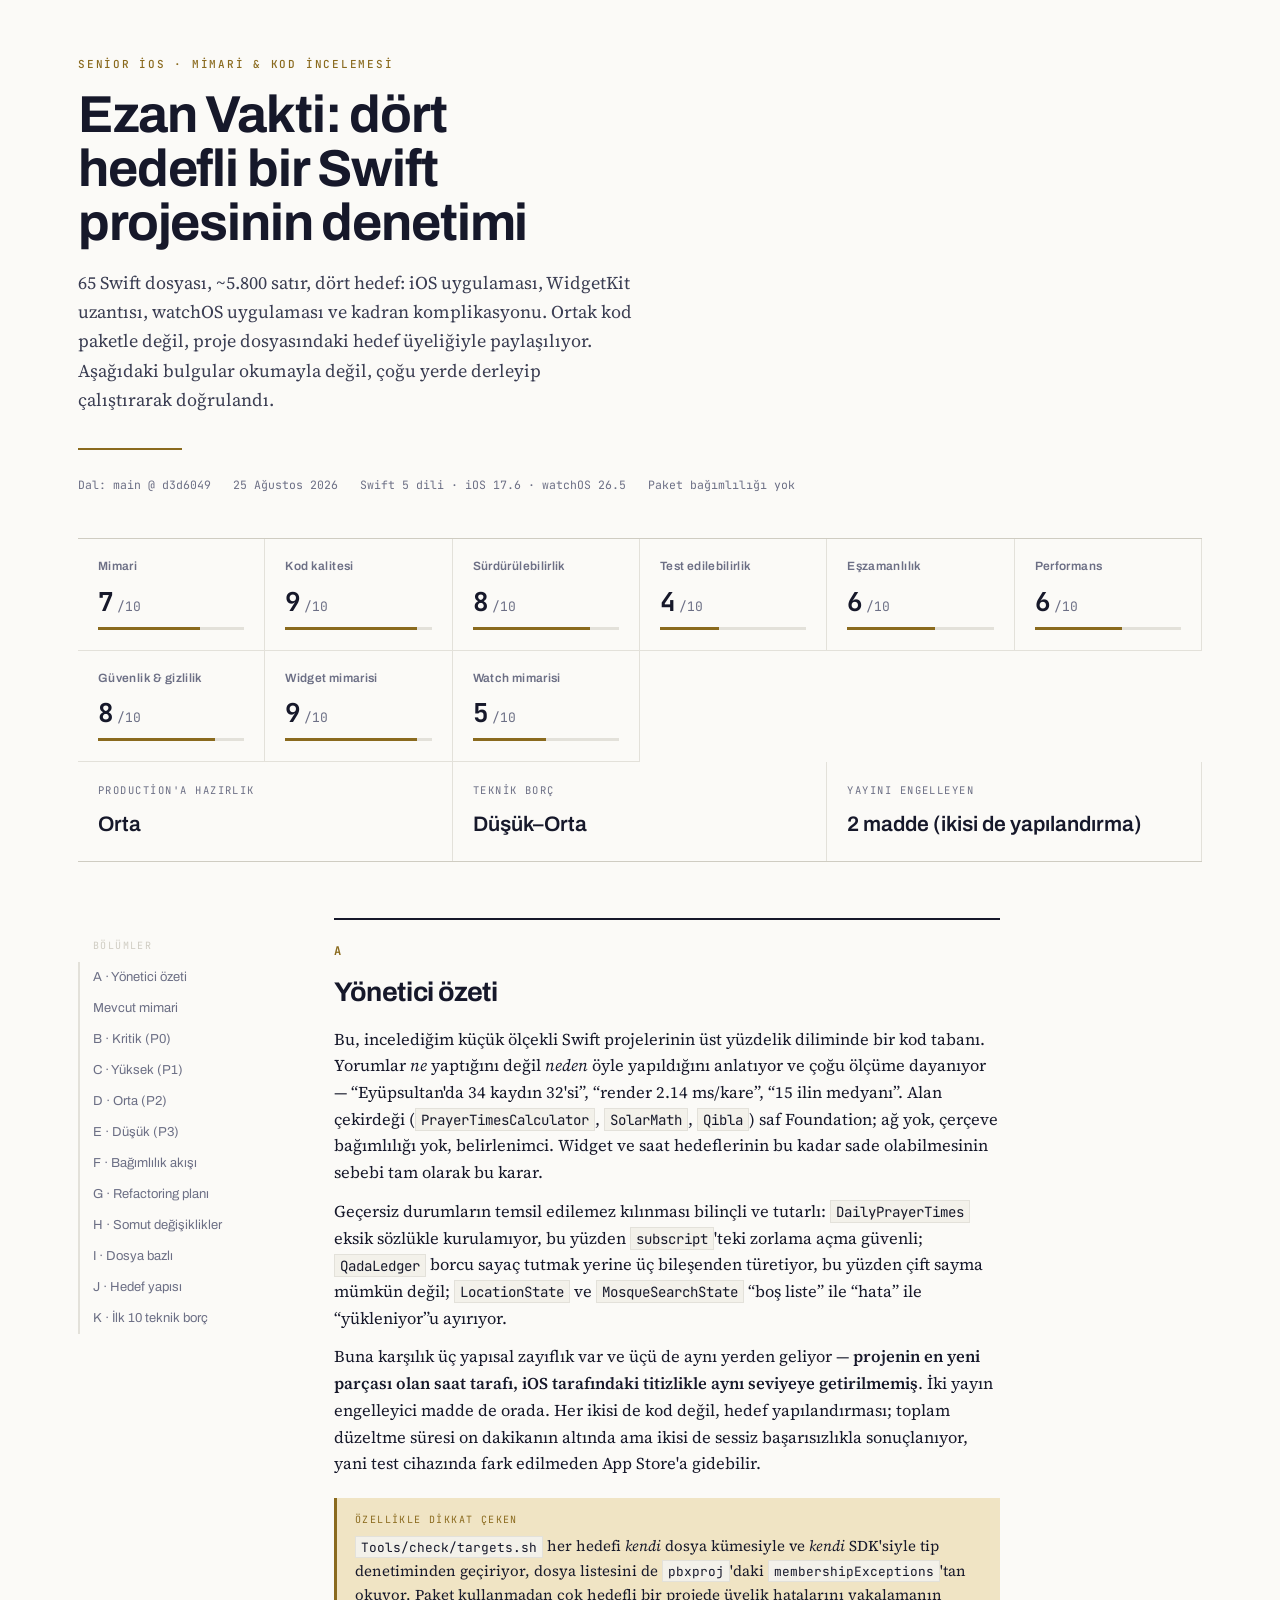
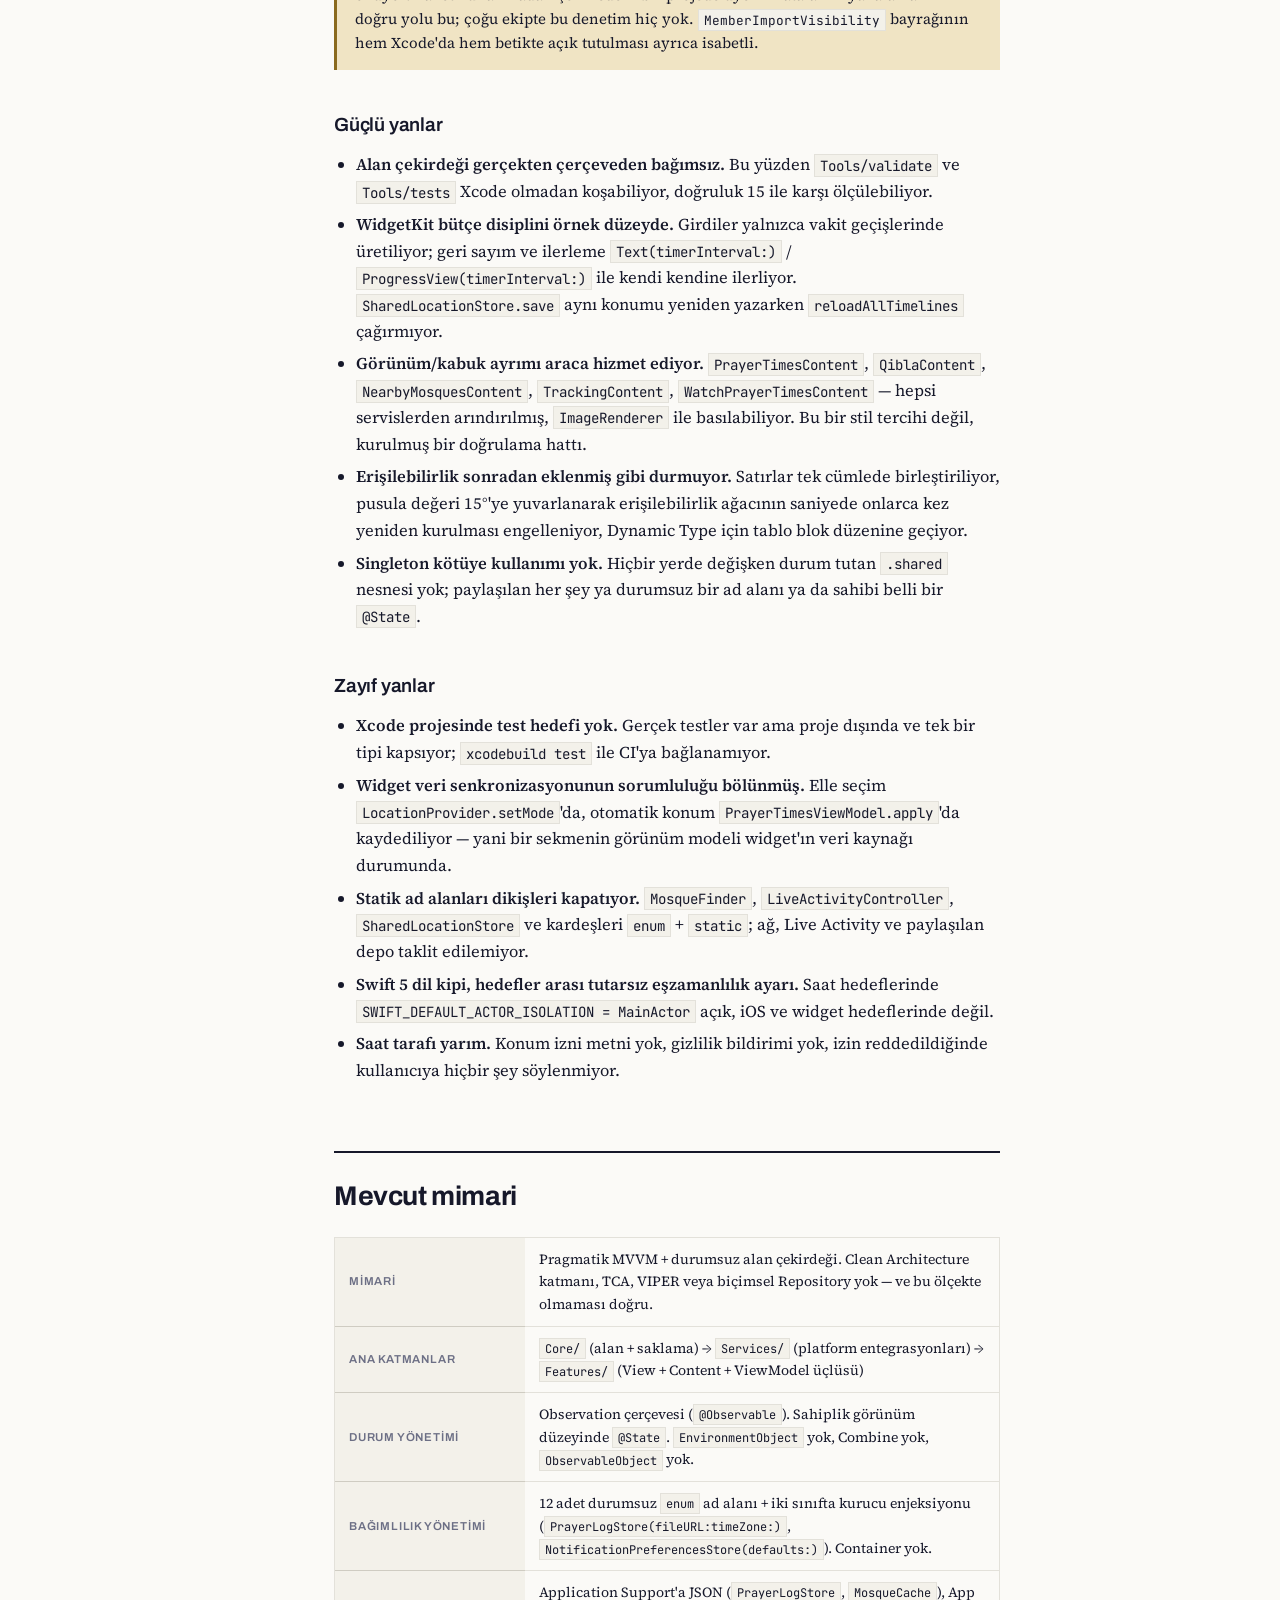
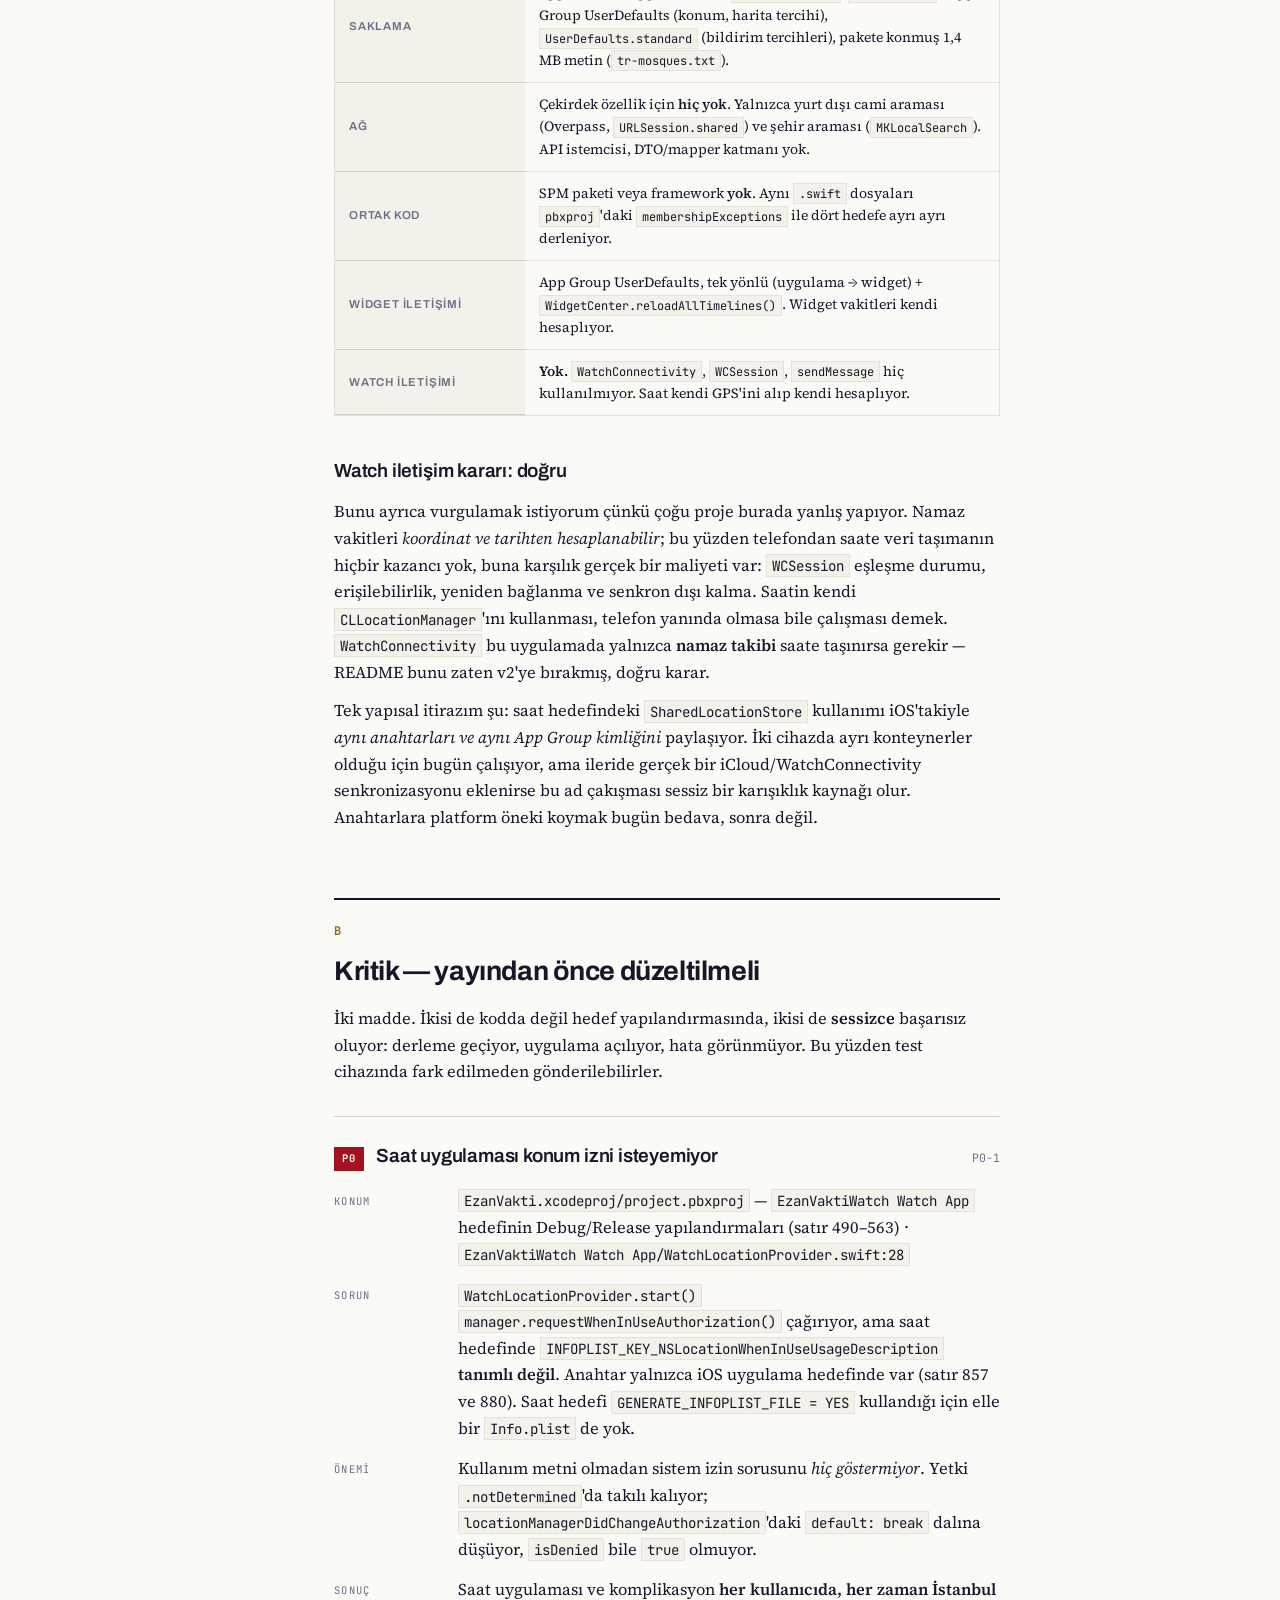
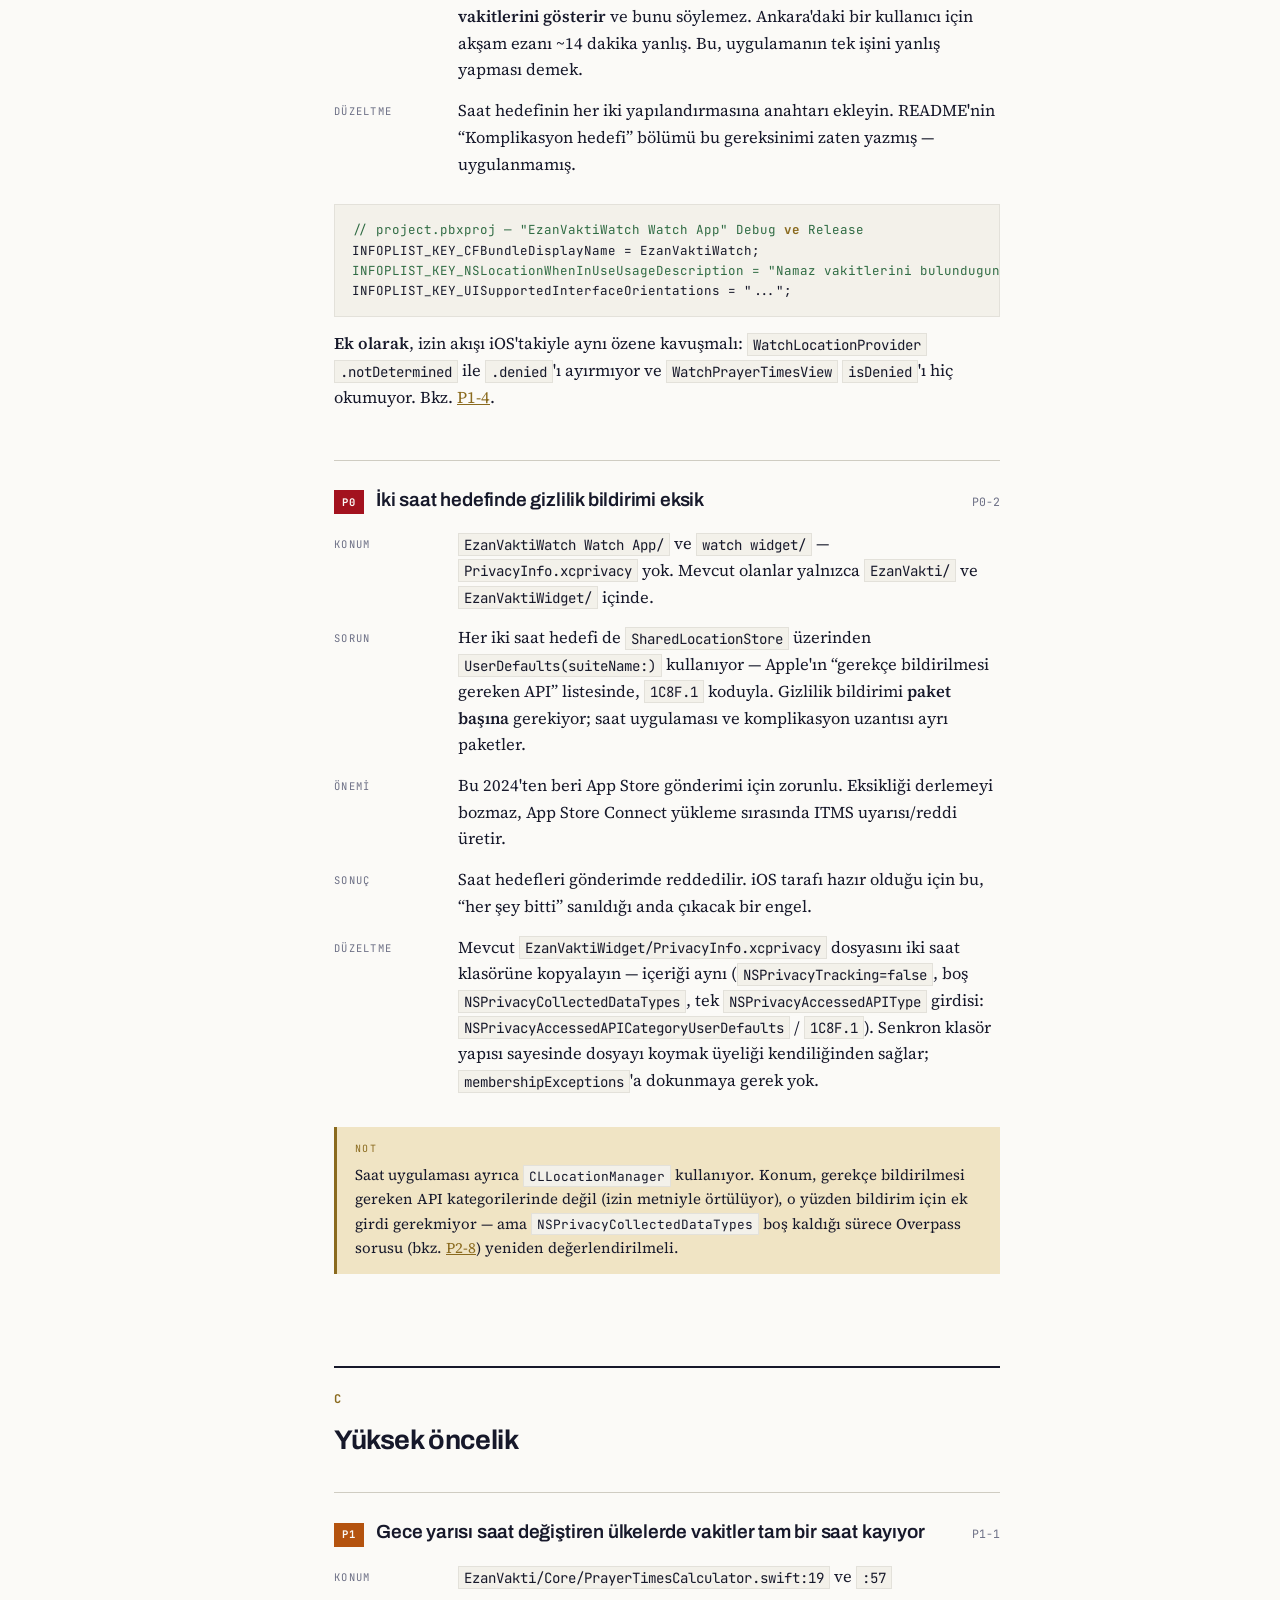
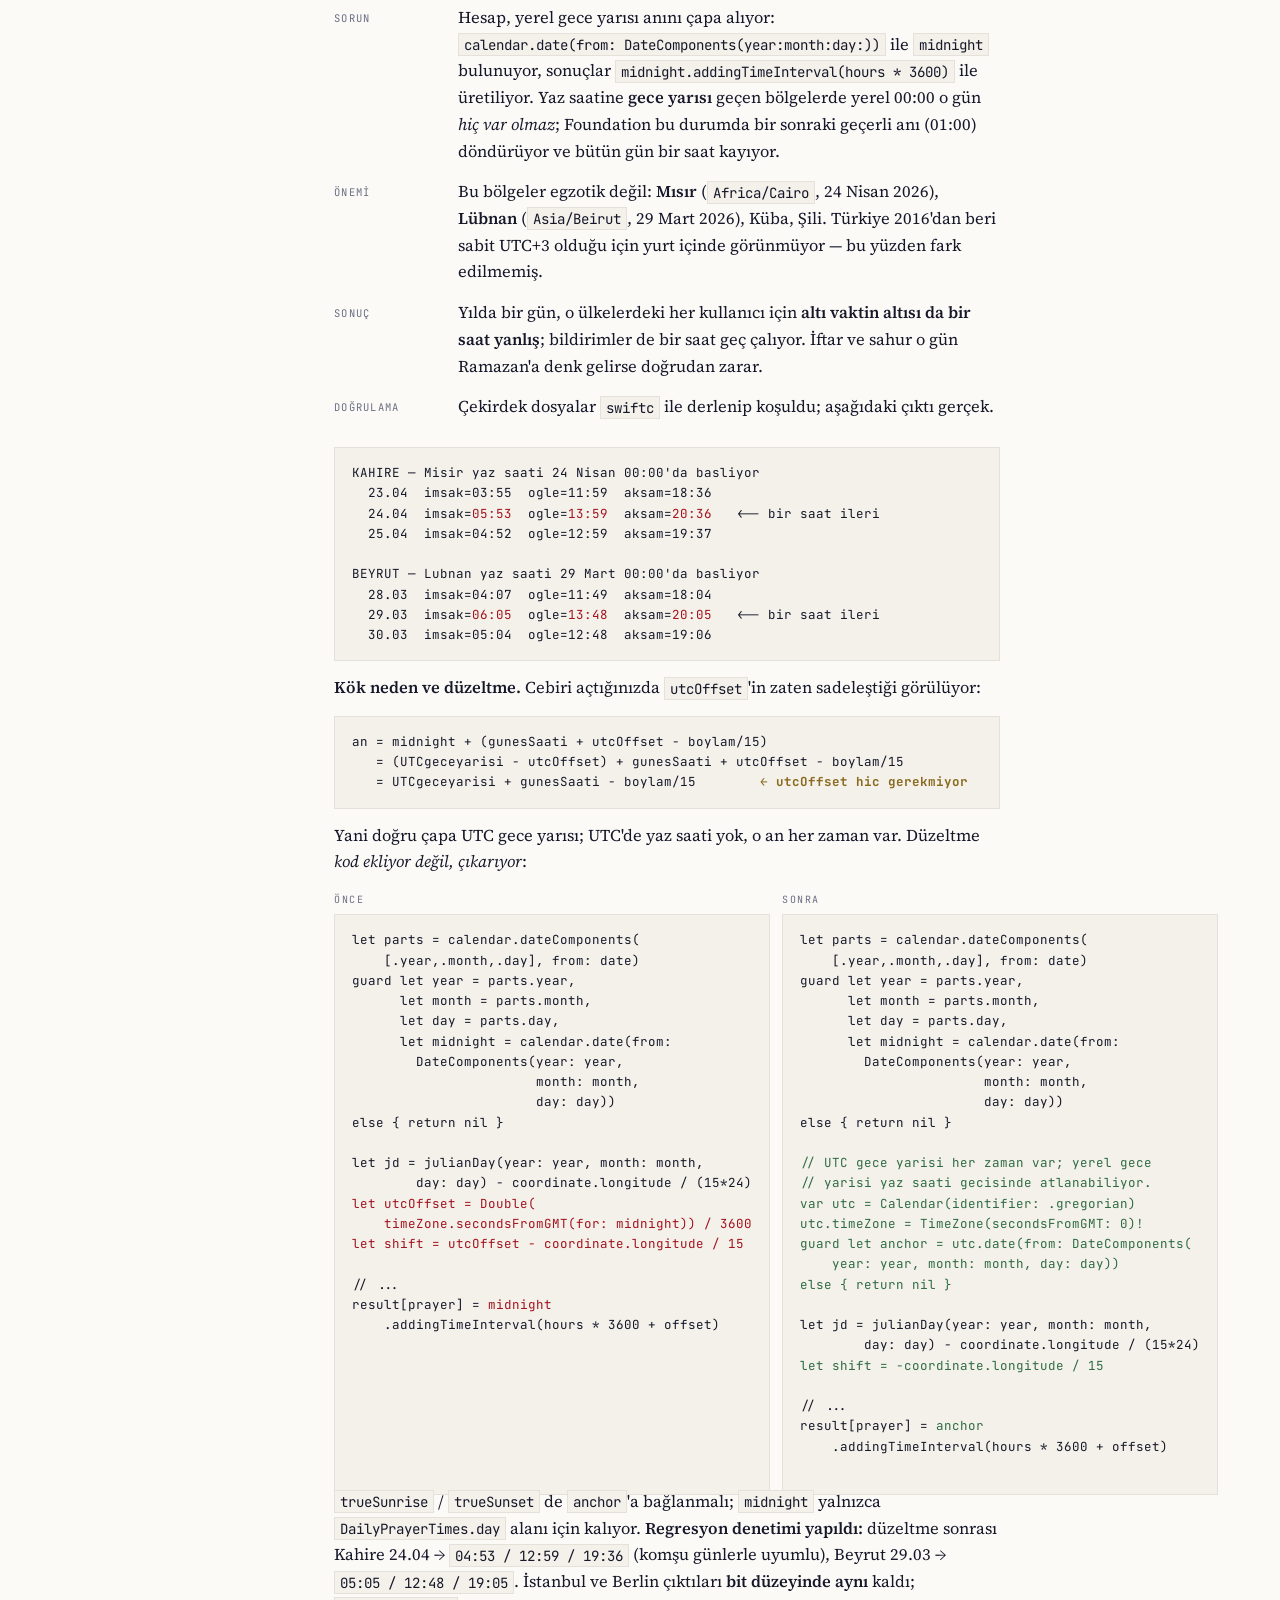
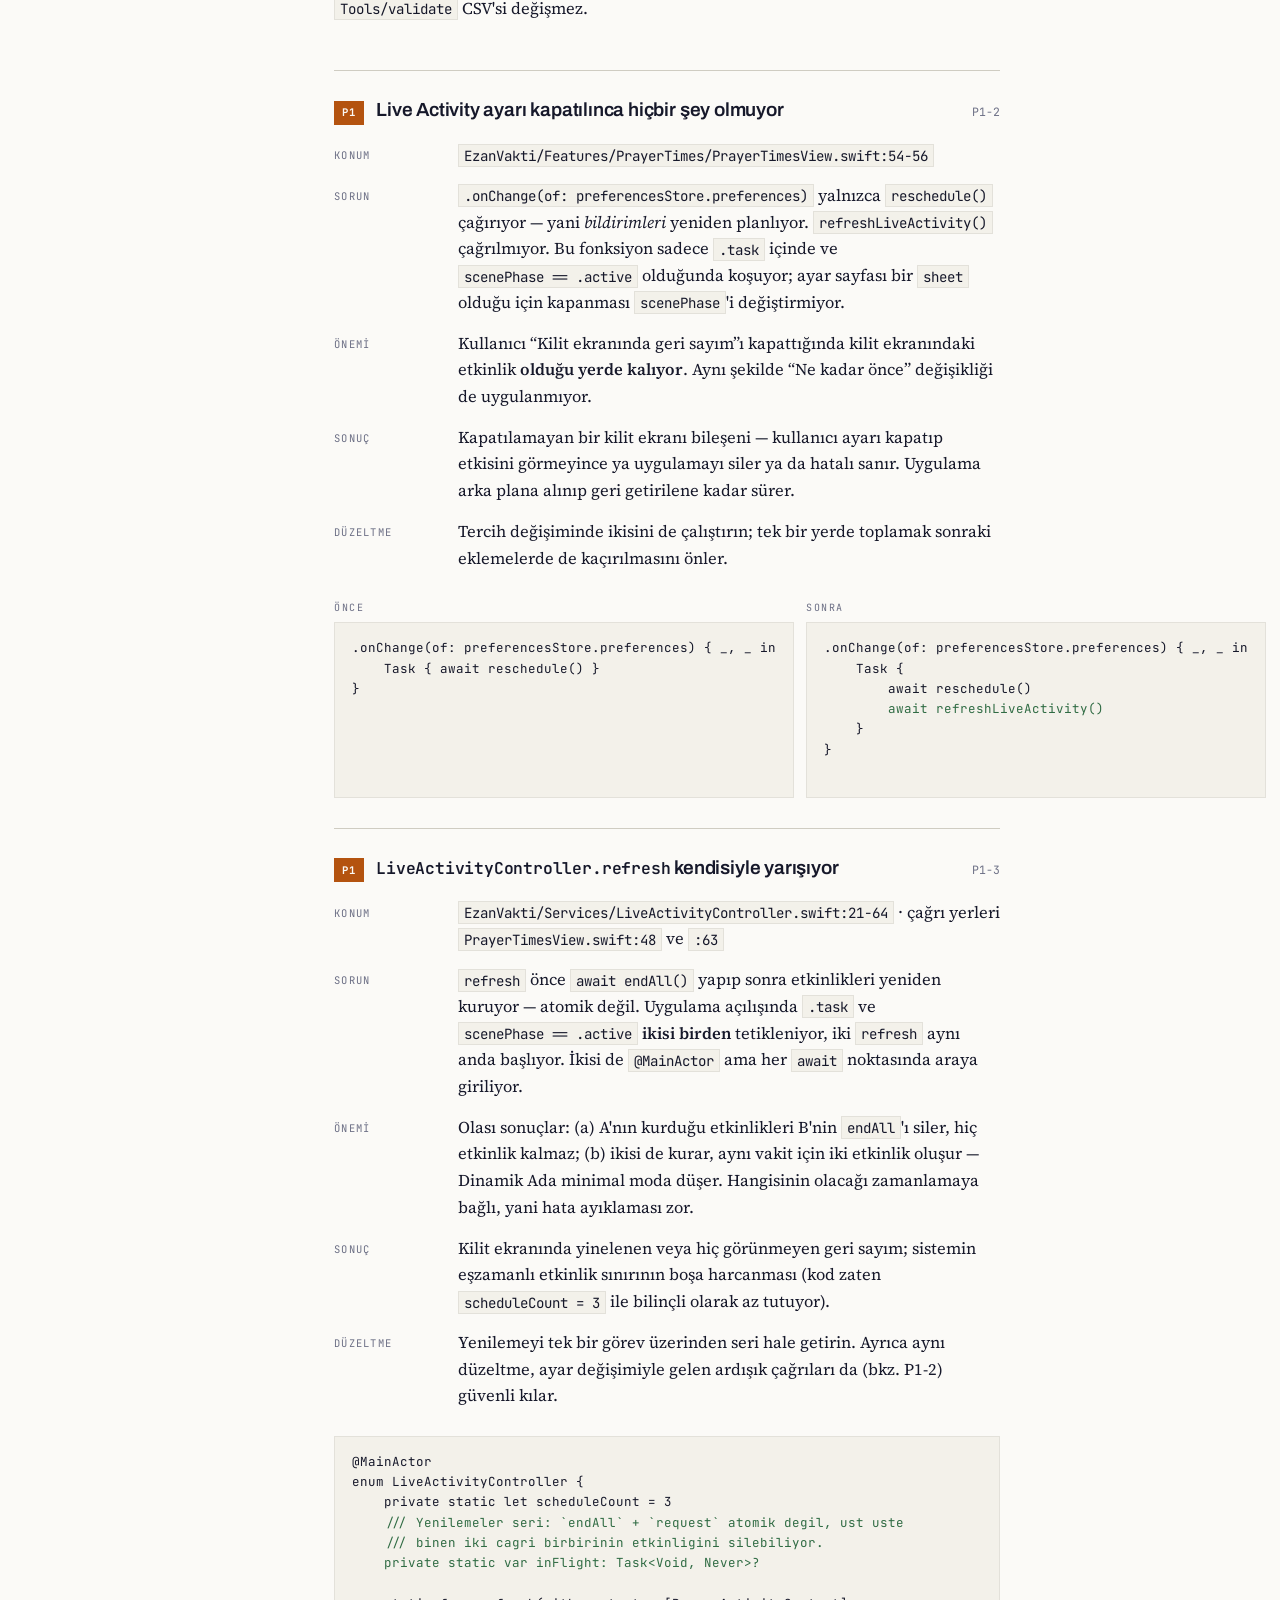
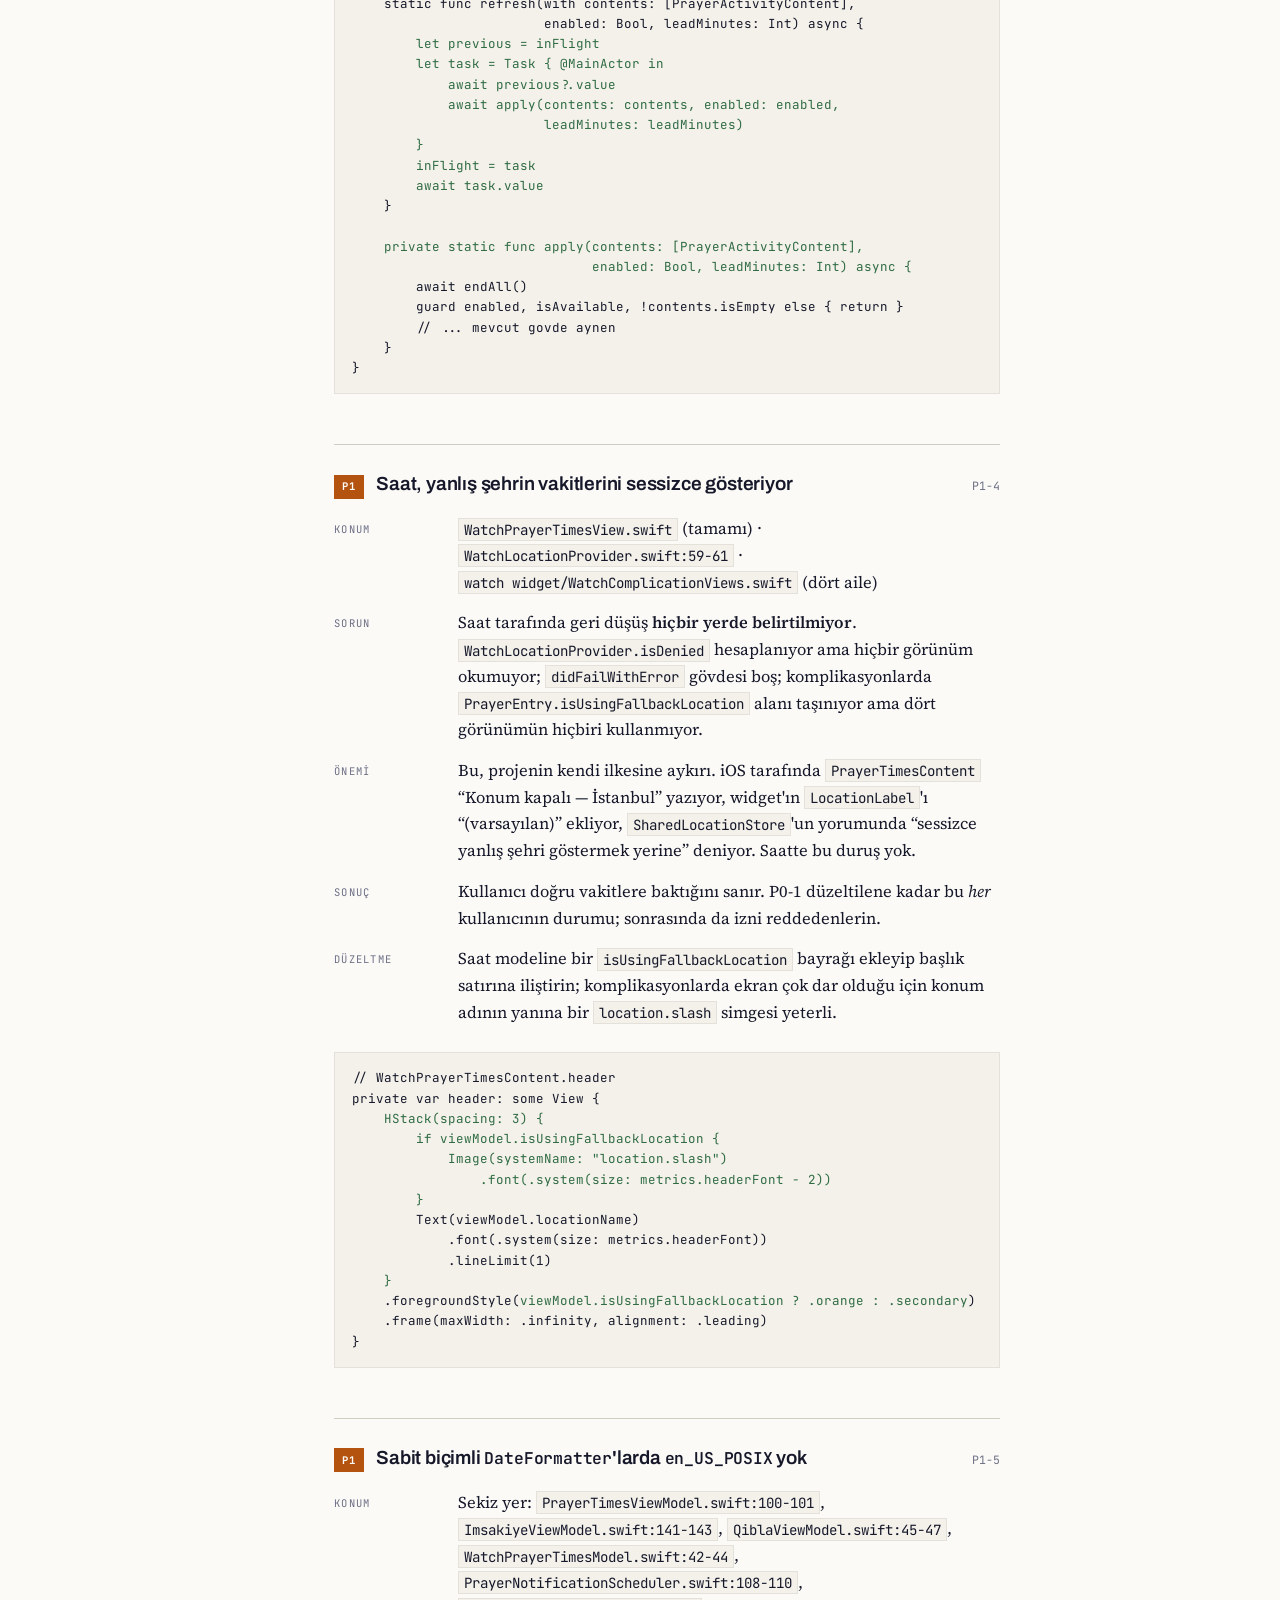
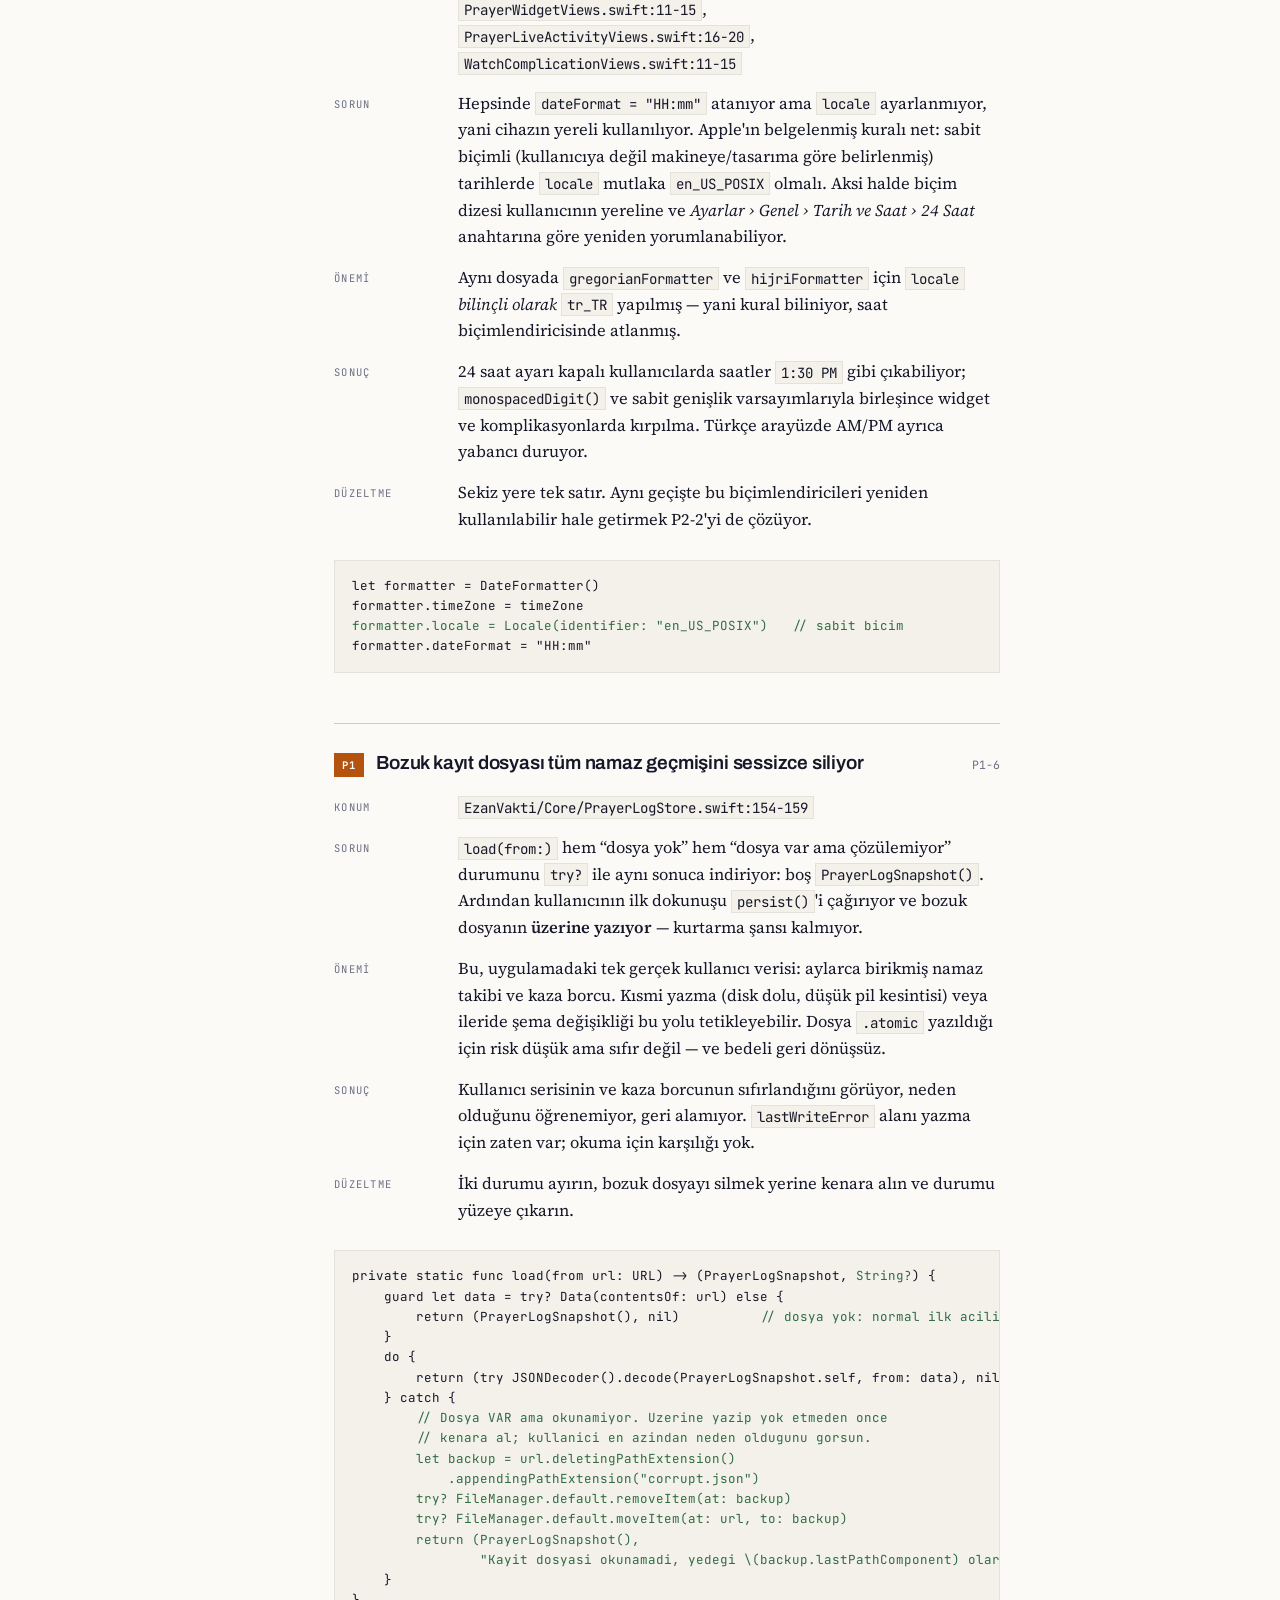
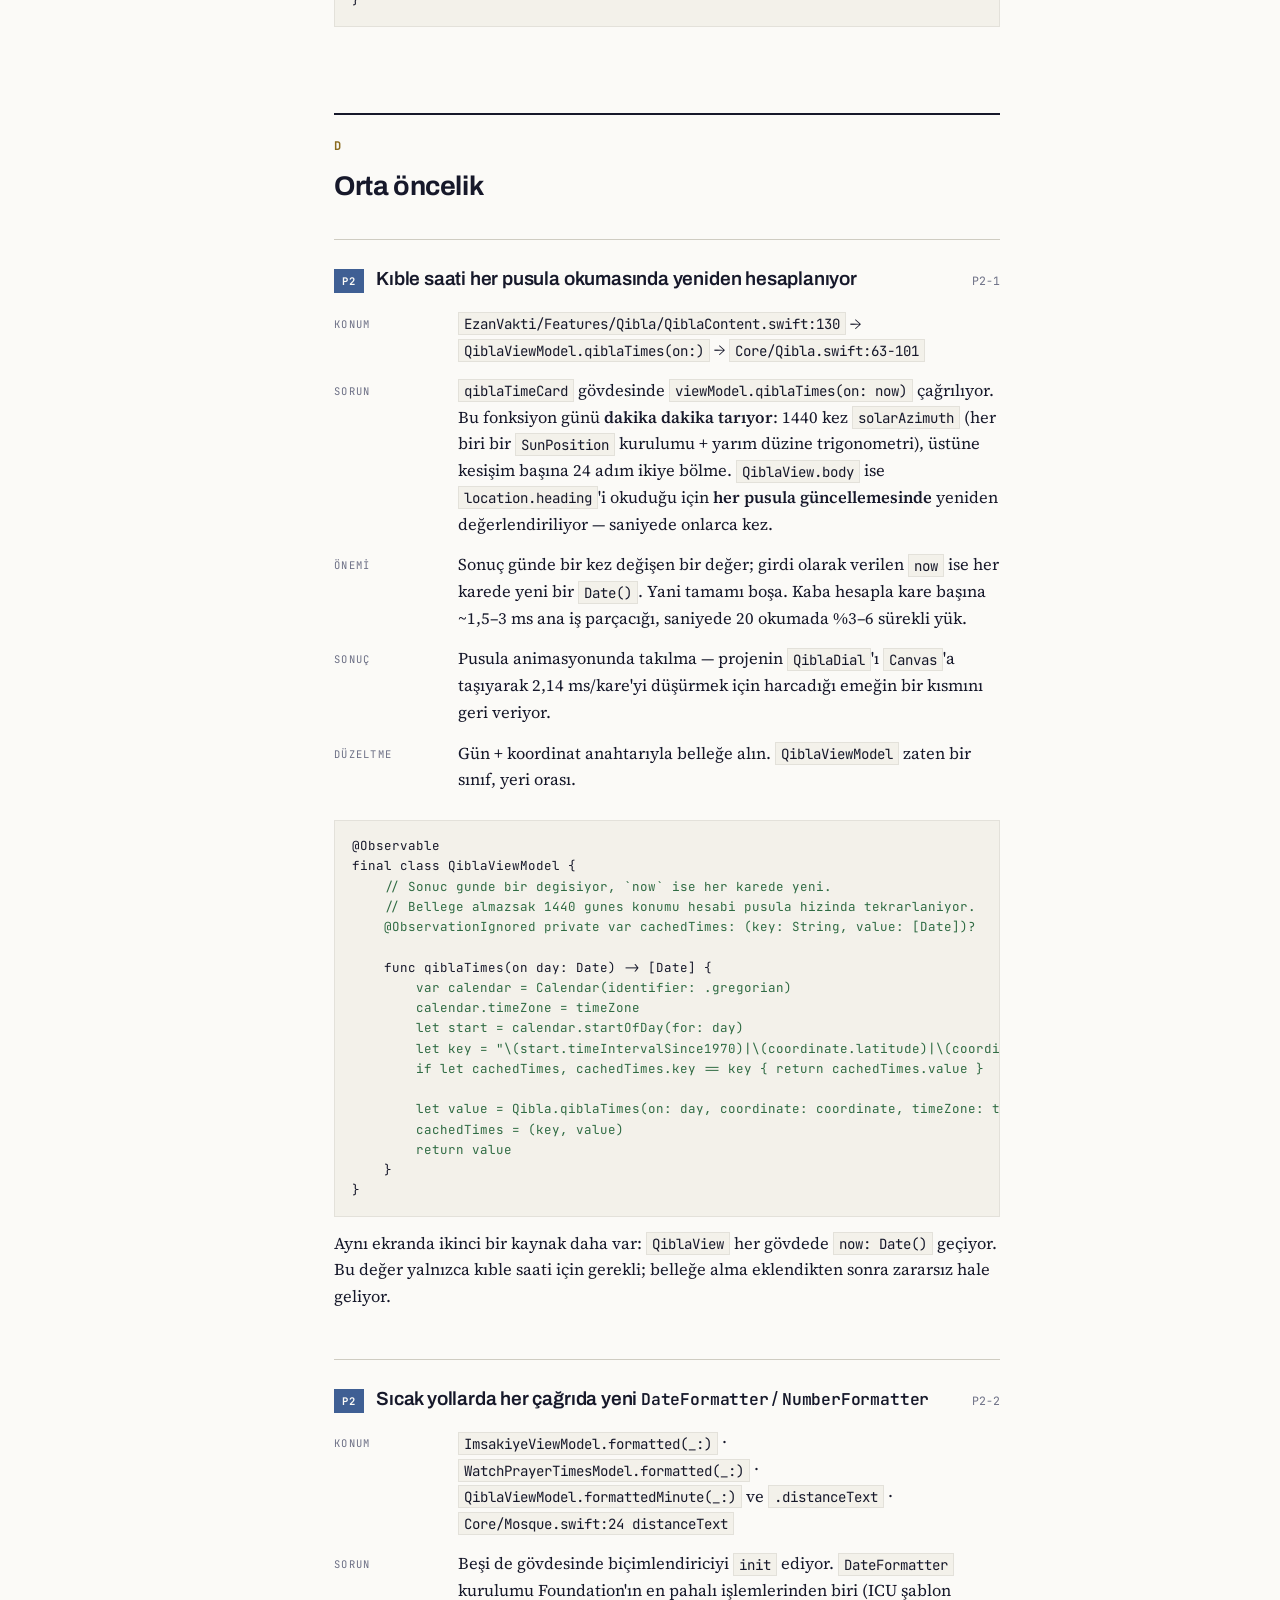
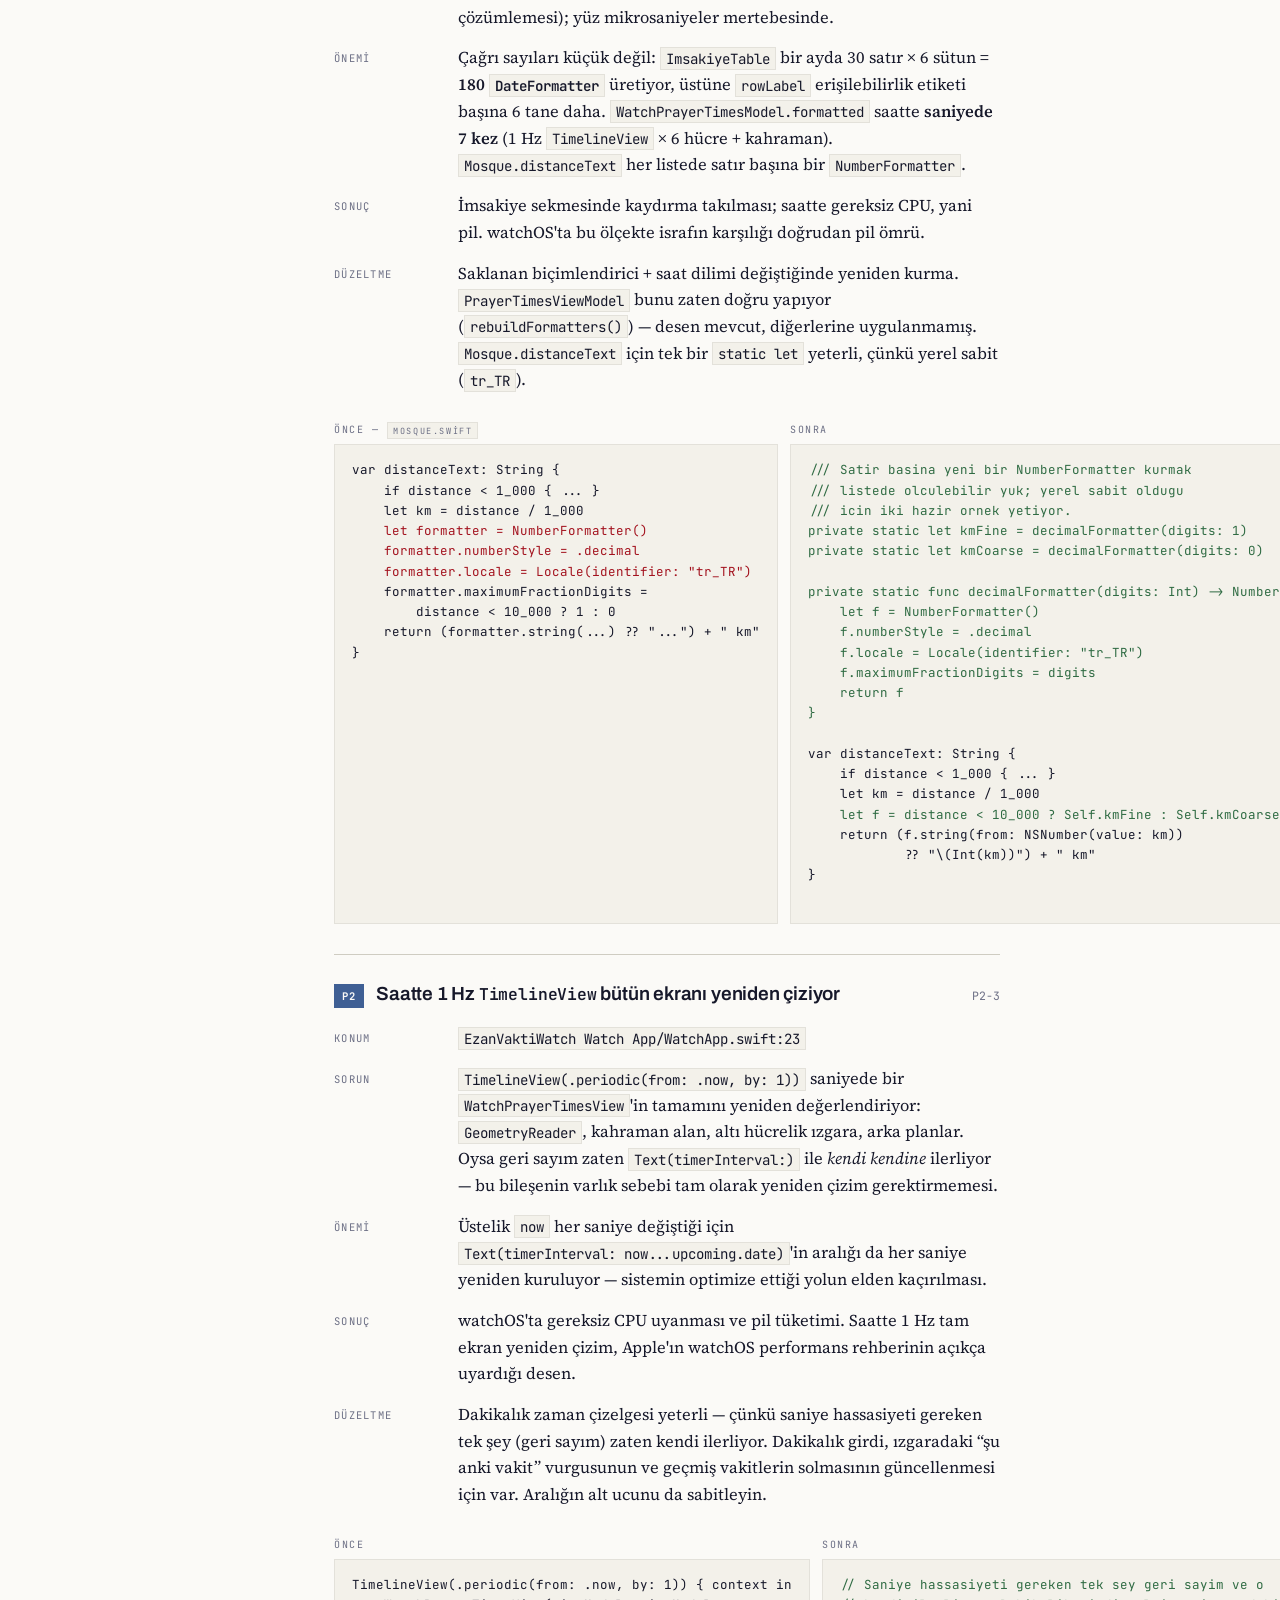
<file: EzanVakti-Inceleme.html>
<!DOCTYPE html>
<html lang="tr">
<head>
<meta charset="utf-8">
<meta name="viewport" content="width=device-width, initial-scale=1">
<title>Ezan Vakti Mimari İncelemesi</title>
<link rel="preconnect" href="https://fonts.googleapis.com">
<link rel="preconnect" href="https://fonts.gstatic.com" crossorigin>
<link rel="stylesheet" href="https://fonts.googleapis.com/css2?family=Archivo:wght@500;600;700&amp;family=Source+Serif+4:ital,opsz,wght@0,8..60,400;0,8..60,600;1,8..60,400&amp;family=JetBrains+Mono:wght@400;500;700&amp;display=swap">

<style>
:root{
  --paper:#FBFAF7; --raise:#F3F1EA; --ink:#16182A; --ink-soft:#3A3D52;
  --muted:#6C6F85; --line:#E3E1DA; --line-firm:#CFCCC2;
  --gold:#8A6A1E; --gold-soft:#F0E4C4;
  --p0:#A3121E; --p1:#B4530F; --p2:#3F5F94; --p3:#70728A;
  --good:#2F6B43;
  --d:'Archivo',system-ui,sans-serif;
  --b:'Source Serif 4',Georgia,serif;
  --m:'JetBrains Mono',ui-monospace,Menlo,monospace;
}
@media (prefers-color-scheme:dark){
  :root:not([data-theme="light"]){
    --paper:#111220; --raise:#1A1B2C; --ink:#EDEBE4; --ink-soft:#C6C4D2;
    --muted:#918FA3; --line:#2A2B3F; --line-firm:#3D3E55;
    --gold:#E3C577; --gold-soft:#332B16;
    --p0:#E8686F; --p1:#E39355; --p2:#89A9DC; --p3:#9B99AE;
    --good:#6FBF89;
  }
}
:root[data-theme="dark"]{
  --paper:#111220; --raise:#1A1B2C; --ink:#EDEBE4; --ink-soft:#C6C4D2;
  --muted:#918FA3; --line:#2A2B3F; --line-firm:#3D3E55;
  --gold:#E3C577; --gold-soft:#332B16;
  --p0:#E8686F; --p1:#E39355; --p2:#89A9DC; --p3:#9B99AE;
  --good:#6FBF89;
}

*{box-sizing:border-box}
body{background:var(--paper);color:var(--ink);font-family:var(--b);
  font-size:16.5px;line-height:1.62;margin:0;-webkit-font-smoothing:antialiased}
.wrap{max-width:1180px;margin:0 auto;padding:0 28px 120px}

/* masthead */
.mast{padding:56px 0 0}
.eyebrow{font-family:var(--m);font-size:11px;font-weight:500;letter-spacing:.16em;
  text-transform:uppercase;color:var(--gold);margin:0 0 14px}
.mast h1{font-family:var(--d);font-weight:700;font-size:clamp(34px,5.4vw,52px);
  line-height:1.04;letter-spacing:-.022em;margin:0;text-wrap:balance;max-width:19ch}
.dek{font-size:18px;color:var(--ink-soft);max-width:62ch;margin:18px 0 0}
.meta{font-family:var(--m);font-size:11.5px;color:var(--muted);margin:26px 0 0;
  display:flex;flex-wrap:wrap;gap:8px 22px}
.rule{height:2px;background:var(--gold);margin:34px 0 0;max-width:104px}

/* scoreboard */
.board{margin:44px 0 0;border-top:1px solid var(--line-firm);
  display:grid;grid-template-columns:repeat(auto-fit,minmax(168px,1fr))}
.sc{padding:18px 20px 20px;border-bottom:1px solid var(--line);border-right:1px solid var(--line)}
.sc h4{font-family:var(--d);font-size:12px;font-weight:600;letter-spacing:.03em;
  color:var(--muted);margin:0 0 10px;text-transform:none}
.sc .n{font-family:var(--m);font-weight:700;font-size:26px;line-height:1;
  font-variant-numeric:tabular-nums;display:flex;align-items:baseline;gap:3px}
.sc .n span{font-size:13px;font-weight:400;color:var(--muted)}
.bar{height:3px;background:var(--line);margin-top:11px;position:relative;overflow:hidden}
.bar i{position:absolute;inset:0 auto 0 0;background:var(--gold);display:block}
.verdict{display:grid;grid-template-columns:repeat(auto-fit,minmax(230px,1fr));
  gap:0;border-bottom:1px solid var(--line-firm)}
.verdict div{padding:20px;border-right:1px solid var(--line)}
.verdict .k{font-family:var(--m);font-size:10.5px;letter-spacing:.14em;
  text-transform:uppercase;color:var(--muted);margin:0 0 8px}
.verdict .v{font-family:var(--d);font-size:21px;font-weight:600;margin:0}

/* layout */
.cols{display:grid;grid-template-columns:1fr;gap:0;margin-top:56px}
@media(min-width:1000px){.cols{grid-template-columns:200px 1fr;gap:56px;align-items:start}}
nav.toc{display:none}
@media(min-width:1000px){
  nav.toc{display:block;position:sticky;top:24px;font-family:var(--d);font-size:13px}
  nav.toc a{display:block;padding:5px 0;color:var(--muted);text-decoration:none;
    border-left:2px solid var(--line);padding-left:13px;transition:color .15s,border-color .15s}
  nav.toc a:hover,nav.toc a:focus-visible{color:var(--gold);border-color:var(--gold)}
  nav.toc .grp{font-family:var(--m);font-size:10px;letter-spacing:.14em;text-transform:uppercase;
    color:var(--line-firm);margin:20px 0 7px;padding-left:15px}
}
main{min-width:0;max-width:74ch}

/* headings */
h2{font-family:var(--d);font-weight:700;font-size:27px;letter-spacing:-.015em;
  margin:66px 0 6px;padding-top:22px;border-top:2px solid var(--ink);text-wrap:balance}
h2:first-child{margin-top:0}
h2 .lt{font-family:var(--m);font-size:12px;font-weight:700;color:var(--gold);
  display:block;letter-spacing:.14em;margin-bottom:9px}
h3{font-family:var(--d);font-weight:600;font-size:19px;letter-spacing:-.01em;margin:40px 0 4px}
h4{font-family:var(--d);font-weight:600;font-size:15.5px;margin:26px 0 4px}
p{margin:12px 0}
ul,ol{margin:12px 0;padding-left:22px}
li{margin:6px 0}
strong{font-weight:600}
a{color:var(--gold)}
code{font-family:var(--m);font-size:.855em;background:var(--raise);
  padding:1.5px 5px;border:1px solid var(--line);white-space:nowrap}
h2 code,h3 code,h4 code{background:none;border:none;padding:0;font-size:.86em}

/* findings */
.find{border-top:1px solid var(--line-firm);padding:24px 0 6px;margin-top:30px}
.fhead{display:flex;align-items:baseline;gap:12px;flex-wrap:wrap}
.chip{font-family:var(--m);font-size:10.5px;font-weight:700;letter-spacing:.1em;
  padding:3.5px 8px;color:var(--paper);white-space:nowrap}
.c0{background:var(--p0)}.c1{background:var(--p1)}.c2{background:var(--p2)}.c3{background:var(--p3)}
.fhead h3{margin:0;font-size:19px;flex:1;min-width:220px}
.fid{font-family:var(--m);font-size:11.5px;color:var(--muted);font-variant-numeric:tabular-nums}
dl.f{margin:14px 0 0;display:grid;grid-template-columns:1fr;gap:0}
@media(min-width:640px){dl.f{grid-template-columns:104px 1fr;column-gap:20px}}
dl.f dt{font-family:var(--m);font-size:10.5px;letter-spacing:.12em;text-transform:uppercase;
  color:var(--muted);padding-top:7px}
dl.f dd{margin:0 0 12px;padding-top:2px}
@media(max-width:639px){dl.f dt{padding-top:12px}}

/* code + diagrams */
pre{font-family:var(--m);font-size:12.5px;line-height:1.62;background:var(--raise);
  border:1px solid var(--line);padding:15px 17px;overflow-x:auto;margin:14px 0}
pre b{color:var(--gold);font-weight:700}
pre .del{color:var(--p0)}
pre .add{color:var(--good)}
.ba{display:grid;grid-template-columns:1fr;gap:12px;margin:16px 0}
@media(min-width:820px){.ba{grid-template-columns:1fr 1fr}}
.ba pre{margin:0;height:100%}
.balabel{font-family:var(--m);font-size:10px;letter-spacing:.16em;text-transform:uppercase;
  color:var(--muted);margin:0 0 6px}
figure{margin:20px 0}
figcaption{font-family:var(--d);font-size:12.5px;color:var(--muted);margin-top:9px}

/* tables */
.tw{overflow-x:auto;margin:18px 0;border:1px solid var(--line)}
table{border-collapse:collapse;width:100%;font-size:14px;min-width:520px}
th{font-family:var(--d);font-size:11.5px;font-weight:600;letter-spacing:.07em;
  text-transform:uppercase;color:var(--muted);text-align:left;
  padding:11px 14px;border-bottom:1px solid var(--line-firm);background:var(--raise)}
td{padding:10px 14px;border-bottom:1px solid var(--line);vertical-align:top}
tr:last-child td{border-bottom:none}
td.n{font-family:var(--m);font-variant-numeric:tabular-nums;white-space:nowrap}
.lvl{font-family:var(--d);font-weight:600;font-size:13px}
.hi{color:var(--p0)}.md{color:var(--p1)}.lo{color:var(--muted)}

/* callout */
.note{border-left:3px solid var(--gold);background:var(--gold-soft);
  padding:14px 18px;margin:20px 0;font-size:15px}
.note p{margin:6px 0}
.note p:first-child{margin-top:0}.note p:last-child{margin-bottom:0}
.nlabel{font-family:var(--m);font-size:10px;letter-spacing:.14em;text-transform:uppercase;
  color:var(--gold);display:block;margin-bottom:5px}

/* phases */
.phase{border-top:1px solid var(--line);padding:20px 0 4px}
.phase .pnum{font-family:var(--m);font-size:11px;letter-spacing:.14em;color:var(--gold)}
.phase h3{margin:5px 0 0}
:focus-visible{outline:2px solid var(--gold);outline-offset:3px}
@media(prefers-reduced-motion:reduce){*{transition:none!important;animation:none!important}}
</style>
</head>
<body>
<div class="wrap">

<header class="mast">
  <p class="eyebrow">Senior iOS · Mimari &amp; Kod İncelemesi</p>
  <h1>Ezan Vakti: dört hedefli bir Swift projesinin denetimi</h1>
  <p class="dek">65 Swift dosyası, ~5.800 satır, dört hedef: iOS uygulaması, WidgetKit uzantısı, watchOS uygulaması ve kadran komplikasyonu. Ortak kod paketle değil, proje dosyasındaki hedef üyeliğiyle paylaşılıyor. Aşağıdaki bulgular okumayla değil, çoğu yerde derleyip çalıştırarak doğrulandı.</p>
  <div class="rule"></div>
  <p class="meta">
    <span>Dal: main @ d3d6049</span>
    <span>25 Ağustos 2026</span>
    <span>Swift 5 dili · iOS 17.6 · watchOS 26.5</span>
    <span>Paket bağımlılığı yok</span>
  </p>
</header>

<section class="board" aria-label="Puanlar">
  <div class="sc"><h4>Mimari</h4><p class="n">7<span>/10</span></p><div class="bar"><i style="width:70%"></i></div></div>
  <div class="sc"><h4>Kod kalitesi</h4><p class="n">9<span>/10</span></p><div class="bar"><i style="width:90%"></i></div></div>
  <div class="sc"><h4>Sürdürülebilirlik</h4><p class="n">8<span>/10</span></p><div class="bar"><i style="width:80%"></i></div></div>
  <div class="sc"><h4>Test edilebilirlik</h4><p class="n">4<span>/10</span></p><div class="bar"><i style="width:40%"></i></div></div>
  <div class="sc"><h4>Eşzamanlılık</h4><p class="n">6<span>/10</span></p><div class="bar"><i style="width:60%"></i></div></div>
  <div class="sc"><h4>Performans</h4><p class="n">6<span>/10</span></p><div class="bar"><i style="width:60%"></i></div></div>
  <div class="sc"><h4>Güvenlik &amp; gizlilik</h4><p class="n">8<span>/10</span></p><div class="bar"><i style="width:80%"></i></div></div>
  <div class="sc"><h4>Widget mimarisi</h4><p class="n">9<span>/10</span></p><div class="bar"><i style="width:90%"></i></div></div>
  <div class="sc"><h4>Watch mimarisi</h4><p class="n">5<span>/10</span></p><div class="bar"><i style="width:50%"></i></div></div>
</section>

<section class="verdict">
  <div><p class="k">Production'a hazırlık</p><p class="v">Orta</p></div>
  <div><p class="k">Teknik borç</p><p class="v">Düşük–Orta</p></div>
  <div><p class="k">Yayını engelleyen</p><p class="v">2 madde (ikisi de yapılandırma)</p></div>
</section>

<div class="cols">
<nav class="toc" aria-label="İçindekiler">
  <p class="grp">Bölümler</p>
  <a href="#ozet">A · Yönetici özeti</a>
  <a href="#mimari">Mevcut mimari</a>
  <a href="#p0">B · Kritik (P0)</a>
  <a href="#p1">C · Yüksek (P1)</a>
  <a href="#p2">D · Orta (P2)</a>
  <a href="#p3">E · Düşük (P3)</a>
  <a href="#akis">F · Bağımlılık akışı</a>
  <a href="#plan">G · Refactoring planı</a>
  <a href="#kod">H · Somut değişiklikler</a>
  <a href="#dosya">I · Dosya bazlı</a>
  <a href="#yapi">J · Hedef yapısı</a>
  <a href="#borc">K · İlk 10 teknik borç</a>
</nav>

<main>
<h2 id="ozet"><span class="lt">A</span>Yönetici özeti</h2>

<p>Bu, incelediğim küçük ölçekli Swift projelerinin üst yüzdelik diliminde bir kod tabanı. Yorumlar <em>ne</em> yaptığını değil <em>neden</em> öyle yapıldığını anlatıyor ve çoğu ölçüme dayanıyor — “Eyüpsultan'da 34 kaydın 32'si”, “render 2.14 ms/kare”, “15 ilin medyanı”. Alan çekirdeği (<code>PrayerTimesCalculator</code>, <code>SolarMath</code>, <code>Qibla</code>) saf Foundation; ağ yok, çerçeve bağımlılığı yok, belirlenimci. Widget ve saat hedeflerinin bu kadar sade olabilmesinin sebebi tam olarak bu karar.</p>

<p>Geçersiz durumların temsil edilemez kılınması bilinçli ve tutarlı: <code>DailyPrayerTimes</code> eksik sözlükle kurulamıyor, bu yüzden <code>subscript</code>'teki zorlama açma güvenli; <code>QadaLedger</code> borcu sayaç tutmak yerine üç bileşenden türetiyor, bu yüzden çift sayma mümkün değil; <code>LocationState</code> ve <code>MosqueSearchState</code> “boş liste” ile “hata” ile “yükleniyor”u ayırıyor.</p>

<p>Buna karşılık üç yapısal zayıflık var ve üçü de aynı yerden geliyor — <strong>projenin en yeni parçası olan saat tarafı, iOS tarafındaki titizlikle aynı seviyeye getirilmemiş</strong>. İki yayın engelleyici madde de orada. Her ikisi de kod değil, hedef yapılandırması; toplam düzeltme süresi on dakikanın altında ama ikisi de sessiz başarısızlıkla sonuçlanıyor, yani test cihazında fark edilmeden App Store'a gidebilir.</p>

<div class="note">
  <span class="nlabel">Özellikle dikkat çeken</span>
  <p><code>Tools/check/targets.sh</code> her hedefi <em>kendi</em> dosya kümesiyle ve <em>kendi</em> SDK'siyle tip denetiminden geçiriyor, dosya listesini de <code>pbxproj</code>'daki <code>membershipExceptions</code>'tan okuyor. Paket kullanmadan çok hedefli bir projede üyelik hatalarını yakalamanın doğru yolu bu; çoğu ekipte bu denetim hiç yok. <code>MemberImportVisibility</code> bayrağının hem Xcode'da hem betikte açık tutulması ayrıca isabetli.</p>
</div>

<h3>Güçlü yanlar</h3>
<ul>
<li><strong>Alan çekirdeği gerçekten çerçeveden bağımsız.</strong> Bu yüzden <code>Tools/validate</code> ve <code>Tools/tests</code> Xcode olmadan koşabiliyor, doğruluk 15 ile karşı ölçülebiliyor.</li>
<li><strong>WidgetKit bütçe disiplini örnek düzeyde.</strong> Girdiler yalnızca vakit geçişlerinde üretiliyor; geri sayım ve ilerleme <code>Text(timerInterval:)</code> / <code>ProgressView(timerInterval:)</code> ile kendi kendine ilerliyor. <code>SharedLocationStore.save</code> aynı konumu yeniden yazarken <code>reloadAllTimelines</code> çağırmıyor.</li>
<li><strong>Görünüm/kabuk ayrımı araca hizmet ediyor.</strong> <code>PrayerTimesContent</code>, <code>QiblaContent</code>, <code>NearbyMosquesContent</code>, <code>TrackingContent</code>, <code>WatchPrayerTimesContent</code> — hepsi servislerden arındırılmış, <code>ImageRenderer</code> ile basılabiliyor. Bu bir stil tercihi değil, kurulmuş bir doğrulama hattı.</li>
<li><strong>Erişilebilirlik sonradan eklenmiş gibi durmuyor.</strong> Satırlar tek cümlede birleştiriliyor, pusula değeri 15°'ye yuvarlanarak erişilebilirlik ağacının saniyede onlarca kez yeniden kurulması engelleniyor, Dynamic Type için tablo blok düzenine geçiyor.</li>
<li><strong>Singleton kötüye kullanımı yok.</strong> Hiçbir yerde değişken durum tutan <code>.shared</code> nesnesi yok; paylaşılan her şey ya durumsuz bir ad alanı ya da sahibi belli bir <code>@State</code>.</li>
</ul>

<h3>Zayıf yanlar</h3>
<ul>
<li><strong>Xcode projesinde test hedefi yok.</strong> Gerçek testler var ama proje dışında ve tek bir tipi kapsıyor; <code>xcodebuild test</code> ile CI'ya bağlanamıyor.</li>
<li><strong>Widget veri senkronizasyonunun sorumluluğu bölünmüş.</strong> Elle seçim <code>LocationProvider.setMode</code>'da, otomatik konum <code>PrayerTimesViewModel.apply</code>'da kaydediliyor — yani bir sekmenin görünüm modeli widget'ın veri kaynağı durumunda.</li>
<li><strong>Statik ad alanları dikişleri kapatıyor.</strong> <code>MosqueFinder</code>, <code>LiveActivityController</code>, <code>SharedLocationStore</code> ve kardeşleri <code>enum</code> + <code>static</code>; ağ, Live Activity ve paylaşılan depo taklit edilemiyor.</li>
<li><strong>Swift 5 dil kipi, hedefler arası tutarsız eşzamanlılık ayarı.</strong> Saat hedeflerinde <code>SWIFT_DEFAULT_ACTOR_ISOLATION = MainActor</code> açık, iOS ve widget hedeflerinde değil.</li>
<li><strong>Saat tarafı yarım.</strong> Konum izni metni yok, gizlilik bildirimi yok, izin reddedildiğinde kullanıcıya hiçbir şey söylenmiyor.</li>
</ul>

<h2 id="mimari">Mevcut mimari</h2>

<div class="tw"><table>
<tbody>
<tr><th style="width:190px">Mimari</th><td>Pragmatik MVVM + durumsuz alan çekirdeği. Clean Architecture katmanı, TCA, VIPER veya biçimsel Repository yok — ve bu ölçekte olmaması doğru.</td></tr>
<tr><th>Ana katmanlar</th><td><code>Core/</code> (alan + saklama) → <code>Services/</code> (platform entegrasyonları) → <code>Features/</code> (View + Content + ViewModel üçlüsü)</td></tr>
<tr><th>Durum yönetimi</th><td>Observation çerçevesi (<code>@Observable</code>). Sahiplik görünüm düzeyinde <code>@State</code>. <code>EnvironmentObject</code> yok, Combine yok, <code>ObservableObject</code> yok.</td></tr>
<tr><th>Bağımlılık yönetimi</th><td>12 adet durumsuz <code>enum</code> ad alanı + iki sınıfta kurucu enjeksiyonu (<code>PrayerLogStore(fileURL:timeZone:)</code>, <code>NotificationPreferencesStore(defaults:)</code>). Container yok.</td></tr>
<tr><th>Saklama</th><td>Application Support'a JSON (<code>PrayerLogStore</code>, <code>MosqueCache</code>), App Group UserDefaults (konum, harita tercihi), <code>UserDefaults.standard</code> (bildirim tercihleri), pakete konmuş 1,4 MB metin (<code>tr-mosques.txt</code>).</td></tr>
<tr><th>Ağ</th><td>Çekirdek özellik için <strong>hiç yok</strong>. Yalnızca yurt dışı cami araması (Overpass, <code>URLSession.shared</code>) ve şehir araması (<code>MKLocalSearch</code>). API istemcisi, DTO/mapper katmanı yok.</td></tr>
<tr><th>Ortak kod</th><td>SPM paketi veya framework <strong>yok</strong>. Aynı <code>.swift</code> dosyaları <code>pbxproj</code>'daki <code>membershipExceptions</code> ile dört hedefe ayrı ayrı derleniyor.</td></tr>
<tr><th>Widget iletişimi</th><td>App Group UserDefaults, tek yönlü (uygulama → widget) + <code>WidgetCenter.reloadAllTimelines()</code>. Widget vakitleri kendi hesaplıyor.</td></tr>
<tr><th>Watch iletişimi</th><td><strong>Yok.</strong> <code>WatchConnectivity</code>, <code>WCSession</code>, <code>sendMessage</code> hiç kullanılmıyor. Saat kendi GPS'ini alıp kendi hesaplıyor.</td></tr>
</tbody>
</table></div>

<h3>Watch iletişim kararı: doğru</h3>
<p>Bunu ayrıca vurgulamak istiyorum çünkü çoğu proje burada yanlış yapıyor. Namaz vakitleri <em>koordinat ve tarihten hesaplanabilir</em>; bu yüzden telefondan saate veri taşımanın hiçbir kazancı yok, buna karşılık gerçek bir maliyeti var: <code>WCSession</code> eşleşme durumu, erişilebilirlik, yeniden bağlanma ve senkron dışı kalma. Saatin kendi <code>CLLocationManager</code>'ını kullanması, telefon yanında olmasa bile çalışması demek. <code>WatchConnectivity</code> bu uygulamada yalnızca <strong>namaz takibi</strong> saate taşınırsa gerekir — README bunu zaten v2'ye bırakmış, doğru karar.</p>
<p>Tek yapısal itirazım şu: saat hedefindeki <code>SharedLocationStore</code> kullanımı iOS'takiyle <em>aynı anahtarları ve aynı App Group kimliğini</em> paylaşıyor. İki cihazda ayrı konteynerler olduğu için bugün çalışıyor, ama ileride gerçek bir iCloud/WatchConnectivity senkronizasyonu eklenirse bu ad çakışması sessiz bir karışıklık kaynağı olur. Anahtarlara platform öneki koymak bugün bedava, sonra değil.</p>

<h2 id="p0"><span class="lt">B</span>Kritik — yayından önce düzeltilmeli</h2>
<p>İki madde. İkisi de kodda değil hedef yapılandırmasında, ikisi de <strong>sessizce</strong> başarısız oluyor: derleme geçiyor, uygulama açılıyor, hata görünmüyor. Bu yüzden test cihazında fark edilmeden gönderilebilirler.</p>

<div class="find">
  <div class="fhead"><span class="chip c0">P0</span><h3>Saat uygulaması konum izni isteyemiyor</h3><span class="fid">P0-1</span></div>
  <dl class="f">
    <dt>Konum</dt><dd><code>EzanVakti.xcodeproj/project.pbxproj</code> — <code>EzanVaktiWatch Watch App</code> hedefinin Debug/Release yapılandırmaları (satır 490–563) · <code>EzanVaktiWatch Watch App/WatchLocationProvider.swift:28</code></dd>
    <dt>Sorun</dt><dd><code>WatchLocationProvider.start()</code> <code>manager.requestWhenInUseAuthorization()</code> çağırıyor, ama saat hedefinde <code>INFOPLIST_KEY_NSLocationWhenInUseUsageDescription</code> <strong>tanımlı değil</strong>. Anahtar yalnızca iOS uygulama hedefinde var (satır 857 ve 880). Saat hedefi <code>GENERATE_INFOPLIST_FILE = YES</code> kullandığı için elle bir <code>Info.plist</code> de yok.</dd>
    <dt>Önemi</dt><dd>Kullanım metni olmadan sistem izin sorusunu <em>hiç göstermiyor</em>. Yetki <code>.notDetermined</code>'da takılı kalıyor; <code>locationManagerDidChangeAuthorization</code>'daki <code>default: break</code> dalına düşüyor, <code>isDenied</code> bile <code>true</code> olmuyor.</dd>
    <dt>Sonuç</dt><dd>Saat uygulaması ve komplikasyon <strong>her kullanıcıda, her zaman İstanbul vakitlerini gösterir</strong> ve bunu söylemez. Ankara'daki bir kullanıcı için akşam ezanı ~14 dakika yanlış. Bu, uygulamanın tek işini yanlış yapması demek.</dd>
    <dt>Düzeltme</dt><dd>Saat hedefinin her iki yapılandırmasına anahtarı ekleyin. README'nin “Komplikasyon hedefi” bölümü bu gereksinimi zaten yazmış — uygulanmamış.</dd>
  </dl>
<pre><span class="add">// project.pbxproj — "EzanVaktiWatch Watch App" Debug <b>ve</b> Release</span>
INFOPLIST_KEY_CFBundleDisplayName = EzanVaktiWatch;
<span class="add">INFOPLIST_KEY_NSLocationWhenInUseUsageDescription = "Namaz vakitlerini bulundugunuz yere gore hesaplamak icin konumunuz kullanilir.";</span>
INFOPLIST_KEY_UISupportedInterfaceOrientations = "...";</pre>
  <p><strong>Ek olarak</strong>, izin akışı iOS'takiyle aynı özene kavuşmalı: <code>WatchLocationProvider</code> <code>.notDetermined</code> ile <code>.denied</code>'ı ayırmıyor ve <code>WatchPrayerTimesView</code> <code>isDenied</code>'ı hiç okumuyor. Bkz. <a href="#f-p1-4">P1-4</a>.</p>
</div>

<div class="find">
  <div class="fhead"><span class="chip c0">P0</span><h3>İki saat hedefinde gizlilik bildirimi eksik</h3><span class="fid">P0-2</span></div>
  <dl class="f">
    <dt>Konum</dt><dd><code>EzanVaktiWatch Watch App/</code> ve <code>watch widget/</code> — <code>PrivacyInfo.xcprivacy</code> yok. Mevcut olanlar yalnızca <code>EzanVakti/</code> ve <code>EzanVaktiWidget/</code> içinde.</dd>
    <dt>Sorun</dt><dd>Her iki saat hedefi de <code>SharedLocationStore</code> üzerinden <code>UserDefaults(suiteName:)</code> kullanıyor — Apple'ın “gerekçe bildirilmesi gereken API” listesinde, <code>1C8F.1</code> koduyla. Gizlilik bildirimi <strong>paket başına</strong> gerekiyor; saat uygulaması ve komplikasyon uzantısı ayrı paketler.</dd>
    <dt>Önemi</dt><dd>Bu 2024'ten beri App Store gönderimi için zorunlu. Eksikliği derlemeyi bozmaz, App Store Connect yükleme sırasında ITMS uyarısı/reddi üretir.</dd>
    <dt>Sonuç</dt><dd>Saat hedefleri gönderimde reddedilir. iOS tarafı hazır olduğu için bu, “her şey bitti” sanıldığı anda çıkacak bir engel.</dd>
    <dt>Düzeltme</dt><dd>Mevcut <code>EzanVaktiWidget/PrivacyInfo.xcprivacy</code> dosyasını iki saat klasörüne kopyalayın — içeriği aynı (<code>NSPrivacyTracking=false</code>, boş <code>NSPrivacyCollectedDataTypes</code>, tek <code>NSPrivacyAccessedAPIType</code> girdisi: <code>NSPrivacyAccessedAPICategoryUserDefaults</code> / <code>1C8F.1</code>). Senkron klasör yapısı sayesinde dosyayı koymak üyeliği kendiliğinden sağlar; <code>membershipExceptions</code>'a dokunmaya gerek yok.</dd>
  </dl>
  <div class="note"><span class="nlabel">Not</span><p>Saat uygulaması ayrıca <code>CLLocationManager</code> kullanıyor. Konum, gerekçe bildirilmesi gereken API kategorilerinde değil (izin metniyle örtülüyor), o yüzden bildirim için ek girdi gerekmiyor — ama <code>NSPrivacyCollectedDataTypes</code> boş kaldığı sürece Overpass sorusu (bkz. <a href="#f-p2-8">P2-8</a>) yeniden değerlendirilmeli.</p></div>
</div>

<h2 id="p1"><span class="lt">C</span>Yüksek öncelik</h2>

<div class="find">
  <div class="fhead"><span class="chip c1">P1</span><h3>Gece yarısı saat değiştiren ülkelerde vakitler tam bir saat kayıyor</h3><span class="fid">P1-1</span></div>
  <dl class="f">
    <dt>Konum</dt><dd><code>EzanVakti/Core/PrayerTimesCalculator.swift:19</code> ve <code>:57</code></dd>
    <dt>Sorun</dt><dd>Hesap, yerel gece yarısı anını çapa alıyor: <code>calendar.date(from: DateComponents(year:month:day:))</code> ile <code>midnight</code> bulunuyor, sonuçlar <code>midnight.addingTimeInterval(hours * 3600)</code> ile üretiliyor. Yaz saatine <strong>gece yarısı</strong> geçen bölgelerde yerel 00:00 o gün <em>hiç var olmaz</em>; Foundation bu durumda bir sonraki geçerli anı (01:00) döndürüyor ve bütün gün bir saat kayıyor.</dd>
    <dt>Önemi</dt><dd>Bu bölgeler egzotik değil: <strong>Mısır</strong> (<code>Africa/Cairo</code>, 24 Nisan 2026), <strong>Lübnan</strong> (<code>Asia/Beirut</code>, 29 Mart 2026), Küba, Şili. Türkiye 2016'dan beri sabit UTC+3 olduğu için yurt içinde görünmüyor — bu yüzden fark edilmemiş.</dd>
    <dt>Sonuç</dt><dd>Yılda bir gün, o ülkelerdeki her kullanıcı için <strong>altı vaktin altısı da bir saat yanlış</strong>; bildirimler de bir saat geç çalıyor. İftar ve sahur o gün Ramazan'a denk gelirse doğrudan zarar.</dd>
    <dt>Doğrulama</dt><dd>Çekirdek dosyalar <code>swiftc</code> ile derlenip koşuldu; aşağıdaki çıktı gerçek.</dd>
  </dl>
<pre>KAHIRE — Misir yaz saati 24 Nisan 00:00'da basliyor
  23.04  imsak=03:55  ogle=11:59  aksam=18:36
  24.04  imsak=<span class="del">05:53</span>  ogle=<span class="del">13:59</span>  aksam=<span class="del">20:36</span>   &lt;-- bir saat ileri
  25.04  imsak=04:52  ogle=12:59  aksam=19:37

BEYRUT — Lubnan yaz saati 29 Mart 00:00'da basliyor
  28.03  imsak=04:07  ogle=11:49  aksam=18:04
  29.03  imsak=<span class="del">06:05</span>  ogle=<span class="del">13:48</span>  aksam=<span class="del">20:05</span>   &lt;-- bir saat ileri
  30.03  imsak=05:04  ogle=12:48  aksam=19:06</pre>
  <p><strong>Kök neden ve düzeltme.</strong> Cebiri açtığınızda <code>utcOffset</code>'in zaten sadeleştiği görülüyor:</p>
<pre>an = midnight + (gunesSaati + utcOffset - boylam/15)
   = (UTCgeceyarisi - utcOffset) + gunesSaati + utcOffset - boylam/15
   = UTCgeceyarisi + gunesSaati - boylam/15        <b>← utcOffset hic gerekmiyor</b></pre>
  <p>Yani doğru çapa UTC gece yarısı; UTC'de yaz saati yok, o an her zaman var. Düzeltme <em>kod ekliyor değil, çıkarıyor</em>:</p>
  <div class="ba">
    <div><p class="balabel">Önce</p><pre>let parts = calendar.dateComponents(
    [.year,.month,.day], from: date)
guard let year = parts.year,
      let month = parts.month,
      let day = parts.day,
      let midnight = calendar.date(from:
        DateComponents(year: year,
                       month: month,
                       day: day))
else { return nil }

let jd = julianDay(year: year, month: month,
        day: day) - coordinate.longitude / (15*24)
<span class="del">let utcOffset = Double(
    timeZone.secondsFromGMT(for: midnight)) / 3600</span>
<span class="del">let shift = utcOffset - coordinate.longitude / 15</span>

// ...
result[prayer] = <span class="del">midnight</span>
    .addingTimeInterval(hours * 3600 + offset)</pre></div>
    <div><p class="balabel">Sonra</p><pre>let parts = calendar.dateComponents(
    [.year,.month,.day], from: date)
guard let year = parts.year,
      let month = parts.month,
      let day = parts.day,
      let midnight = calendar.date(from:
        DateComponents(year: year,
                       month: month,
                       day: day))
else { return nil }

<span class="add">// UTC gece yarisi her zaman var; yerel gece
// yarisi yaz saati gecisinde atlanabiliyor.
var utc = Calendar(identifier: .gregorian)
utc.timeZone = TimeZone(secondsFromGMT: 0)!
guard let anchor = utc.date(from: DateComponents(
    year: year, month: month, day: day))
else { return nil }</span>

let jd = julianDay(year: year, month: month,
        day: day) - coordinate.longitude / (15*24)
<span class="add">let shift = -coordinate.longitude / 15</span>

// ...
result[prayer] = <span class="add">anchor</span>
    .addingTimeInterval(hours * 3600 + offset)</pre></div>
  </div>
  <p><code>trueSunrise</code> / <code>trueSunset</code> de <code>anchor</code>'a bağlanmalı; <code>midnight</code> yalnızca <code>DailyPrayerTimes.day</code> alanı için kalıyor. <strong>Regresyon denetimi yapıldı:</strong> düzeltme sonrası Kahire 24.04 → <code>04:53 / 12:59 / 19:36</code> (komşu günlerle uyumlu), Beyrut 29.03 → <code>05:05 / 12:48 / 19:05</code>. İstanbul ve Berlin çıktıları <strong>bit düzeyinde aynı</strong> kaldı; <code>Tools/validate</code> CSV'si değişmez.</p>
</div>

<div class="find">
  <div class="fhead"><span class="chip c1">P1</span><h3>Live Activity ayarı kapatılınca hiçbir şey olmuyor</h3><span class="fid">P1-2</span></div>
  <dl class="f">
    <dt>Konum</dt><dd><code>EzanVakti/Features/PrayerTimes/PrayerTimesView.swift:54-56</code></dd>
    <dt>Sorun</dt><dd><code>.onChange(of: preferencesStore.preferences)</code> yalnızca <code>reschedule()</code> çağırıyor — yani <em>bildirimleri</em> yeniden planlıyor. <code>refreshLiveActivity()</code> çağrılmıyor. Bu fonksiyon sadece <code>.task</code> içinde ve <code>scenePhase == .active</code> olduğunda koşuyor; ayar sayfası bir <code>sheet</code> olduğu için kapanması <code>scenePhase</code>'i değiştirmiyor.</dd>
    <dt>Önemi</dt><dd>Kullanıcı “Kilit ekranında geri sayım”ı kapattığında kilit ekranındaki etkinlik <strong>olduğu yerde kalıyor</strong>. Aynı şekilde “Ne kadar önce” değişikliği de uygulanmıyor.</dd>
    <dt>Sonuç</dt><dd>Kapatılamayan bir kilit ekranı bileşeni — kullanıcı ayarı kapatıp etkisini görmeyince ya uygulamayı siler ya da hatalı sanır. Uygulama arka plana alınıp geri getirilene kadar sürer.</dd>
    <dt>Düzeltme</dt><dd>Tercih değişiminde ikisini de çalıştırın; tek bir yerde toplamak sonraki eklemelerde de kaçırılmasını önler.</dd>
  </dl>
  <div class="ba">
    <div><p class="balabel">Önce</p><pre>.onChange(of: preferencesStore.preferences) { _, _ in
    Task { await reschedule() }
}</pre></div>
    <div><p class="balabel">Sonra</p><pre>.onChange(of: preferencesStore.preferences) { _, _ in
    Task {
        await reschedule()
        <span class="add">await refreshLiveActivity()</span>
    }
}</pre></div>
  </div>
</div>

<div class="find">
  <div class="fhead"><span class="chip c1">P1</span><h3><code>LiveActivityController.refresh</code> kendisiyle yarışıyor</h3><span class="fid">P1-3</span></div>
  <dl class="f">
    <dt>Konum</dt><dd><code>EzanVakti/Services/LiveActivityController.swift:21-64</code> · çağrı yerleri <code>PrayerTimesView.swift:48</code> ve <code>:63</code></dd>
    <dt>Sorun</dt><dd><code>refresh</code> önce <code>await endAll()</code> yapıp sonra etkinlikleri yeniden kuruyor — atomik değil. Uygulama açılışında <code>.task</code> ve <code>scenePhase == .active</code> <strong>ikisi birden</strong> tetikleniyor, iki <code>refresh</code> aynı anda başlıyor. İkisi de <code>@MainActor</code> ama her <code>await</code> noktasında araya giriliyor.</dd>
    <dt>Önemi</dt><dd>Olası sonuçlar: (a) A'nın kurduğu etkinlikleri B'nin <code>endAll</code>'ı siler, hiç etkinlik kalmaz; (b) ikisi de kurar, aynı vakit için iki etkinlik oluşur — Dinamik Ada minimal moda düşer. Hangisinin olacağı zamanlamaya bağlı, yani hata ayıklaması zor.</dd>
    <dt>Sonuç</dt><dd>Kilit ekranında yinelenen veya hiç görünmeyen geri sayım; sistemin eşzamanlı etkinlik sınırının boşa harcanması (kod zaten <code>scheduleCount = 3</code> ile bilinçli olarak az tutuyor).</dd>
    <dt>Düzeltme</dt><dd>Yenilemeyi tek bir görev üzerinden seri hale getirin. Ayrıca aynı düzeltme, ayar değişimiyle gelen ardışık çağrıları da (bkz. P1-2) güvenli kılar.</dd>
  </dl>
<pre>@MainActor
enum LiveActivityController {
    private static let scheduleCount = 3
    <span class="add">/// Yenilemeler seri: `endAll` + `request` atomik degil, ust uste
    /// binen iki cagri birbirinin etkinligini silebiliyor.
    private static var inFlight: Task&lt;Void, Never&gt;?</span>

    static func refresh(with contents: [PrayerActivityContent],
                        enabled: Bool, leadMinutes: Int) async {
        <span class="add">let previous = inFlight
        let task = Task { @MainActor in
            await previous?.value
            await apply(contents: contents, enabled: enabled,
                        leadMinutes: leadMinutes)
        }
        inFlight = task
        await task.value</span>
    }

    <span class="add">private static func apply(contents: [PrayerActivityContent],
                              enabled: Bool, leadMinutes: Int) async {</span>
        await endAll()
        guard enabled, isAvailable, !contents.isEmpty else { return }
        // ... mevcut govde aynen
    }
}</pre>
</div>

<div class="find" id="f-p1-4">
  <div class="fhead"><span class="chip c1">P1</span><h3>Saat, yanlış şehrin vakitlerini sessizce gösteriyor</h3><span class="fid">P1-4</span></div>
  <dl class="f">
    <dt>Konum</dt><dd><code>WatchPrayerTimesView.swift</code> (tamamı) · <code>WatchLocationProvider.swift:59-61</code> · <code>watch widget/WatchComplicationViews.swift</code> (dört aile)</dd>
    <dt>Sorun</dt><dd>Saat tarafında geri düşüş <strong>hiçbir yerde belirtilmiyor</strong>. <code>WatchLocationProvider.isDenied</code> hesaplanıyor ama hiçbir görünüm okumuyor; <code>didFailWithError</code> gövdesi boş; komplikasyonlarda <code>PrayerEntry.isUsingFallbackLocation</code> alanı taşınıyor ama dört görünümün hiçbiri kullanmıyor.</dd>
    <dt>Önemi</dt><dd>Bu, projenin kendi ilkesine aykırı. iOS tarafında <code>PrayerTimesContent</code> “Konum kapalı — İstanbul” yazıyor, widget'ın <code>LocationLabel</code>'ı “(varsayılan)” ekliyor, <code>SharedLocationStore</code>'un yorumunda “sessizce yanlış şehri göstermek yerine” deniyor. Saatte bu duruş yok.</dd>
    <dt>Sonuç</dt><dd>Kullanıcı doğru vakitlere baktığını sanır. P0-1 düzeltilene kadar bu <em>her</em> kullanıcının durumu; sonrasında da izni reddedenlerin.</dd>
    <dt>Düzeltme</dt><dd>Saat modeline bir <code>isUsingFallbackLocation</code> bayrağı ekleyip başlık satırına iliştirin; komplikasyonlarda ekran çok dar olduğu için konum adının yanına bir <code>location.slash</code> simgesi yeterli.</dd>
  </dl>
<pre>// WatchPrayerTimesContent.header
private var header: some View {
    <span class="add">HStack(spacing: 3) {
        if viewModel.isUsingFallbackLocation {
            Image(systemName: "location.slash")
                .font(.system(size: metrics.headerFont - 2))
        }</span>
        Text(viewModel.locationName)
            .font(.system(size: metrics.headerFont))
            .lineLimit(1)
    <span class="add">}</span>
    .foregroundStyle(<span class="add">viewModel.isUsingFallbackLocation ? .orange : .secondary</span>)
    .frame(maxWidth: .infinity, alignment: .leading)
}</pre>
</div>

<div class="find">
  <div class="fhead"><span class="chip c1">P1</span><h3>Sabit biçimli <code>DateFormatter</code>'larda <code>en_US_POSIX</code> yok</h3><span class="fid">P1-5</span></div>
  <dl class="f">
    <dt>Konum</dt><dd>Sekiz yer: <code>PrayerTimesViewModel.swift:100-101</code>, <code>ImsakiyeViewModel.swift:141-143</code>, <code>QiblaViewModel.swift:45-47</code>, <code>WatchPrayerTimesModel.swift:42-44</code>, <code>PrayerNotificationScheduler.swift:108-110</code>, <code>PrayerWidgetViews.swift:11-15</code>, <code>PrayerLiveActivityViews.swift:16-20</code>, <code>WatchComplicationViews.swift:11-15</code></dd>
    <dt>Sorun</dt><dd>Hepsinde <code>dateFormat = "HH:mm"</code> atanıyor ama <code>locale</code> ayarlanmıyor, yani cihazın yereli kullanılıyor. Apple'ın belgelenmiş kuralı net: sabit biçimli (kullanıcıya değil makineye/tasarıma göre belirlenmiş) tarihlerde <code>locale</code> mutlaka <code>en_US_POSIX</code> olmalı. Aksi halde biçim dizesi kullanıcının yereline ve <em>Ayarlar › Genel › Tarih ve Saat › 24 Saat</em> anahtarına göre yeniden yorumlanabiliyor.</dd>
    <dt>Önemi</dt><dd>Aynı dosyada <code>gregorianFormatter</code> ve <code>hijriFormatter</code> için <code>locale</code> <em>bilinçli olarak</em> <code>tr_TR</code> yapılmış — yani kural biliniyor, saat biçimlendiricisinde atlanmış.</dd>
    <dt>Sonuç</dt><dd>24 saat ayarı kapalı kullanıcılarda saatler <code>1:30 PM</code> gibi çıkabiliyor; <code>monospacedDigit()</code> ve sabit genişlik varsayımlarıyla birleşince widget ve komplikasyonlarda kırpılma. Türkçe arayüzde AM/PM ayrıca yabancı duruyor.</dd>
    <dt>Düzeltme</dt><dd>Sekiz yere tek satır. Aynı geçişte bu biçimlendiricileri yeniden kullanılabilir hale getirmek P2-2'yi de çözüyor.</dd>
  </dl>
<pre>let formatter = DateFormatter()
formatter.timeZone = timeZone
<span class="add">formatter.locale = Locale(identifier: "en_US_POSIX")   // sabit bicim</span>
formatter.dateFormat = "HH:mm"</pre>
</div>

<div class="find">
  <div class="fhead"><span class="chip c1">P1</span><h3>Bozuk kayıt dosyası tüm namaz geçmişini sessizce siliyor</h3><span class="fid">P1-6</span></div>
  <dl class="f">
    <dt>Konum</dt><dd><code>EzanVakti/Core/PrayerLogStore.swift:154-159</code></dd>
    <dt>Sorun</dt><dd><code>load(from:)</code> hem “dosya yok” hem “dosya var ama çözülemiyor” durumunu <code>try?</code> ile aynı sonuca indiriyor: boş <code>PrayerLogSnapshot()</code>. Ardından kullanıcının ilk dokunuşu <code>persist()</code>'i çağırıyor ve bozuk dosyanın <strong>üzerine yazıyor</strong> — kurtarma şansı kalmıyor.</dd>
    <dt>Önemi</dt><dd>Bu, uygulamadaki tek gerçek kullanıcı verisi: aylarca birikmiş namaz takibi ve kaza borcu. Kısmi yazma (disk dolu, düşük pil kesintisi) veya ileride şema değişikliği bu yolu tetikleyebilir. Dosya <code>.atomic</code> yazıldığı için risk düşük ama sıfır değil — ve bedeli geri dönüşsüz.</dd>
    <dt>Sonuç</dt><dd>Kullanıcı serisinin ve kaza borcunun sıfırlandığını görüyor, neden olduğunu öğrenemiyor, geri alamıyor. <code>lastWriteError</code> alanı yazma için zaten var; okuma için karşılığı yok.</dd>
    <dt>Düzeltme</dt><dd>İki durumu ayırın, bozuk dosyayı silmek yerine kenara alın ve durumu yüzeye çıkarın.</dd>
  </dl>
<pre>private static func load(from url: URL) -&gt; (PrayerLogSnapshot, <span class="add">String?</span>) {
    guard let data = try? Data(contentsOf: url) else {
        return (PrayerLogSnapshot(), nil)          <span class="add">// dosya yok: normal ilk acilis</span>
    }
    do {
        return (try JSONDecoder().decode(PrayerLogSnapshot.self, from: data), nil)
    } catch {
        <span class="add">// Dosya VAR ama okunamiyor. Uzerine yazip yok etmeden once
        // kenara al; kullanici en azindan neden oldugunu gorsun.
        let backup = url.deletingPathExtension()
            .appendingPathExtension("corrupt.json")
        try? FileManager.default.removeItem(at: backup)
        try? FileManager.default.moveItem(at: url, to: backup)
        return (PrayerLogSnapshot(),
                "Kayit dosyasi okunamadi, yedegi \(backup.lastPathComponent) olarak saklandi.")</span>
    }
}</pre>
</div>

<h2 id="p2"><span class="lt">D</span>Orta öncelik</h2>

<div class="find">
  <div class="fhead"><span class="chip c2">P2</span><h3>Kıble saati her pusula okumasında yeniden hesaplanıyor</h3><span class="fid">P2-1</span></div>
  <dl class="f">
    <dt>Konum</dt><dd><code>EzanVakti/Features/Qibla/QiblaContent.swift:130</code> → <code>QiblaViewModel.qiblaTimes(on:)</code> → <code>Core/Qibla.swift:63-101</code></dd>
    <dt>Sorun</dt><dd><code>qiblaTimeCard</code> gövdesinde <code>viewModel.qiblaTimes(on: now)</code> çağrılıyor. Bu fonksiyon günü <strong>dakika dakika tarıyor</strong>: 1440 kez <code>solarAzimuth</code> (her biri bir <code>SunPosition</code> kurulumu + yarım düzine trigonometri), üstüne kesişim başına 24 adım ikiye bölme. <code>QiblaView.body</code> ise <code>location.heading</code>'i okuduğu için <strong>her pusula güncellemesinde</strong> yeniden değerlendiriliyor — saniyede onlarca kez.</dd>
    <dt>Önemi</dt><dd>Sonuç günde bir kez değişen bir değer; girdi olarak verilen <code>now</code> ise her karede yeni bir <code>Date()</code>. Yani tamamı boşa. Kaba hesapla kare başına ~1,5–3 ms ana iş parçacığı, saniyede 20 okumada %3–6 sürekli yük.</dd>
    <dt>Sonuç</dt><dd>Pusula animasyonunda takılma — projenin <code>QiblaDial</code>'ı <code>Canvas</code>'a taşıyarak 2,14 ms/kare'yi düşürmek için harcadığı emeğin bir kısmını geri veriyor.</dd>
    <dt>Düzeltme</dt><dd>Gün + koordinat anahtarıyla belleğe alın. <code>QiblaViewModel</code> zaten bir sınıf, yeri orası.</dd>
  </dl>
<pre>@Observable
final class QiblaViewModel {
    <span class="add">// Sonuc gunde bir degisiyor, `now` ise her karede yeni.
    // Bellege almazsak 1440 gunes konumu hesabi pusula hizinda tekrarlaniyor.
    @ObservationIgnored private var cachedTimes: (key: String, value: [Date])?</span>

    func qiblaTimes(on day: Date) -&gt; [Date] {
        <span class="add">var calendar = Calendar(identifier: .gregorian)
        calendar.timeZone = timeZone
        let start = calendar.startOfDay(for: day)
        let key = "\(start.timeIntervalSince1970)|\(coordinate.latitude)|\(coordinate.longitude)"
        if let cachedTimes, cachedTimes.key == key { return cachedTimes.value }

        let value = Qibla.qiblaTimes(on: day, coordinate: coordinate, timeZone: timeZone)
        cachedTimes = (key, value)
        return value</span>
    }
}</pre>
  <p>Aynı ekranda ikinci bir kaynak daha var: <code>QiblaView</code> her gövdede <code>now: Date()</code> geçiyor. Bu değer yalnızca kıble saati için gerekli; belleğe alma eklendikten sonra zararsız hale geliyor.</p>
</div>

<div class="find">
  <div class="fhead"><span class="chip c2">P2</span><h3>Sıcak yollarda her çağrıda yeni <code>DateFormatter</code> / <code>NumberFormatter</code></h3><span class="fid">P2-2</span></div>
  <dl class="f">
    <dt>Konum</dt><dd><code>ImsakiyeViewModel.formatted(_:)</code> · <code>WatchPrayerTimesModel.formatted(_:)</code> · <code>QiblaViewModel.formattedMinute(_:)</code> ve <code>.distanceText</code> · <code>Core/Mosque.swift:24 distanceText</code></dd>
    <dt>Sorun</dt><dd>Beşi de gövdesinde biçimlendiriciyi <code>init</code> ediyor. <code>DateFormatter</code> kurulumu Foundation'ın en pahalı işlemlerinden biri (ICU şablon çözümlemesi); yüz mikrosaniyeler mertebesinde.</dd>
    <dt>Önemi</dt><dd>Çağrı sayıları küçük değil: <code>ImsakiyeTable</code> bir ayda 30 satır × 6 sütun = <strong>180 <code>DateFormatter</code></strong> üretiyor, üstüne <code>rowLabel</code> erişilebilirlik etiketi başına 6 tane daha. <code>WatchPrayerTimesModel.formatted</code> saatte <strong>saniyede 7 kez</strong> (1 Hz <code>TimelineView</code> × 6 hücre + kahraman). <code>Mosque.distanceText</code> her listede satır başına bir <code>NumberFormatter</code>.</dd>
    <dt>Sonuç</dt><dd>İmsakiye sekmesinde kaydırma takılması; saatte gereksiz CPU, yani pil. watchOS'ta bu ölçekte israfın karşılığı doğrudan pil ömrü.</dd>
    <dt>Düzeltme</dt><dd>Saklanan biçimlendirici + saat dilimi değiştiğinde yeniden kurma. <code>PrayerTimesViewModel</code> bunu zaten doğru yapıyor (<code>rebuildFormatters()</code>) — desen mevcut, diğerlerine uygulanmamış. <code>Mosque.distanceText</code> için tek bir <code>static let</code> yeterli, çünkü yerel sabit (<code>tr_TR</code>).</dd>
  </dl>
  <div class="ba">
    <div><p class="balabel">Önce — <code>Mosque.swift</code></p><pre>var distanceText: String {
    if distance &lt; 1_000 { ... }
    let km = distance / 1_000
    <span class="del">let formatter = NumberFormatter()
    formatter.numberStyle = .decimal
    formatter.locale = Locale(identifier: "tr_TR")</span>
    formatter.maximumFractionDigits =
        distance &lt; 10_000 ? 1 : 0
    return (formatter.string(...) ?? "...") + " km"
}</pre></div>
    <div><p class="balabel">Sonra</p><pre><span class="add">/// Satir basina yeni bir NumberFormatter kurmak
/// listede olculebilir yuk; yerel sabit oldugu
/// icin iki hazir ornek yetiyor.
private static let kmFine = decimalFormatter(digits: 1)
private static let kmCoarse = decimalFormatter(digits: 0)

private static func decimalFormatter(digits: Int) -&gt; NumberFormatter {
    let f = NumberFormatter()
    f.numberStyle = .decimal
    f.locale = Locale(identifier: "tr_TR")
    f.maximumFractionDigits = digits
    return f
}</span>

var distanceText: String {
    if distance &lt; 1_000 { ... }
    let km = distance / 1_000
    <span class="add">let f = distance &lt; 10_000 ? Self.kmFine : Self.kmCoarse</span>
    return (f.string(from: NSNumber(value: km))
            ?? "\(Int(km))") + " km"
}</pre></div>
  </div>
</div>

<div class="find">
  <div class="fhead"><span class="chip c2">P2</span><h3>Saatte 1 Hz <code>TimelineView</code> bütün ekranı yeniden çiziyor</h3><span class="fid">P2-3</span></div>
  <dl class="f">
    <dt>Konum</dt><dd><code>EzanVaktiWatch Watch App/WatchApp.swift:23</code></dd>
    <dt>Sorun</dt><dd><code>TimelineView(.periodic(from: .now, by: 1))</code> saniyede bir <code>WatchPrayerTimesView</code>'in tamamını yeniden değerlendiriyor: <code>GeometryReader</code>, kahraman alan, altı hücrelik ızgara, arka planlar. Oysa geri sayım zaten <code>Text(timerInterval:)</code> ile <em>kendi kendine</em> ilerliyor — bu bileşenin varlık sebebi tam olarak yeniden çizim gerektirmemesi.</dd>
    <dt>Önemi</dt><dd>Üstelik <code>now</code> her saniye değiştiği için <code>Text(timerInterval: now...upcoming.date)</code>'in aralığı da her saniye yeniden kuruluyor — sistemin optimize ettiği yolun elden kaçırılması.</dd>
    <dt>Sonuç</dt><dd>watchOS'ta gereksiz CPU uyanması ve pil tüketimi. Saatte 1 Hz tam ekran yeniden çizim, Apple'ın watchOS performans rehberinin açıkça uyardığı desen.</dd>
    <dt>Düzeltme</dt><dd>Dakikalık zaman çizelgesi yeterli — çünkü saniye hassasiyeti gereken tek şey (geri sayım) zaten kendi ilerliyor. Dakikalık girdi, ızgaradaki “şu anki vakit” vurgusunun ve geçmiş vakitlerin solmasının güncellenmesi için var. Aralığın alt ucunu da sabitleyin.</dd>
  </dl>
  <div class="ba">
    <div><p class="balabel">Önce</p><pre>TimelineView(.periodic(from: .now, by: 1)) { context in
    WatchPrayerTimesView(viewModel: viewModel,
                         now: context.date)
}

// WatchPrayerTimesContent.hero
Text(timerInterval: <span class="del">now</span>...upcoming.date,
     countsDown: true)</pre></div>
    <div><p class="balabel">Sonra</p><pre><span class="add">// Saniye hassasiyeti gereken tek sey geri sayim ve o
// kendi ilerliyor. Dakikalik girdi yalnizca izgaradaki
// "su anki vakit" vurgusu icin gerekli.</span>
TimelineView(<span class="add">.everyMinute</span>) { context in
    WatchPrayerTimesView(viewModel: viewModel,
                         now: context.date)
}

// WatchPrayerTimesContent.hero — aralik sabit kalsin
Text(timerInterval: <span class="add">previousBoundary</span>...upcoming.date,
     countsDown: true)</pre></div>
  </div>
</div>

<div class="find">
  <div class="fhead"><span class="chip c2">P2</span><h3>Saat dilimi başlangıçta yakalanıp bir daha güncellenmiyor</h3><span class="fid">P2-4</span></div>
  <dl class="f">
    <dt>Konum</dt><dd><code>PrayerTimesViewModel.swift:11</code>, <code>QiblaViewModel.swift:7</code>, <code>ImsakiyeViewModel.swift:19</code>, <code>WatchPrayerTimesModel.swift:13</code>, <code>PrayerTimesWidget.swift:5</code>, <code>WatchComplication.swift:11</code></dd>
    <dt>Sorun</dt><dd>Hepsi <code>TimeZone.current</code> kullanıyor. Bu bir anlık görüntü döndürüyor; cihazın saat dilimi değişince <em>güncellenmiyor</em>. Değişimi bildiren <code>NSSystemTimeZoneDidChange</code> / <code>significantTimeChangeNotification</code> hiçbir yerde dinlenmiyor.</dd>
    <dt>Önemi</dt><dd>Namaz vakti uygulaması için saat dilimi değişimi kenar durum değil, <strong>ana kullanım senaryosu</strong>: uçakla seyahat, umre/hac. Kullanıcı indiğinde uygulamayı açıyor ve eski dilimin vakitlerini görüyor.</dd>
    <dt>Sonuç</dt><dd>Uygulama yeniden başlatılana kadar yanlış vakitler. Bildirimler de yanlış planlanıyor. Görünüm modellerinde <code>timeZone</code> için <code>didSet</code> kancası yazılmış ama hiçbir yerden <em>atanmıyor</em> — hazırlık var, bağlantı yok.</dd>
    <dt>Düzeltme</dt><dd>Tek kelimelik düzeltme: <code>.autoupdatingCurrent</code>. Bu tip sistem değişimini kendi izliyor; <code>Calendar</code>'a atandığında da doğru davranıyor. Ayrıca uygulama öne geldiğinde önbellekleri temizleyin.</dd>
  </dl>
<pre><span class="del">var timeZone: TimeZone = .current</span>
<span class="add">// .current anlik goruntu; kullanici ucakla dilim degistirince eskide kaliyor.
var timeZone: TimeZone = .autoupdatingCurrent</span></pre>
</div>

<div class="find">
  <div class="fhead"><span class="chip c2">P2</span><h3>İptal, cami aramasında yayılmıyor</h3><span class="fid">P2-5</span></div>
  <dl class="f">
    <dt>Konum</dt><dd><code>EzanVakti/Services/MosqueFinder.swift:86-109</code></dd>
    <dt>Sorun</dt><dd>Döngü üç Overpass sunucusunu sırayla deniyor. <code>URLSession</code> görev iptalinde <code>URLError.cancelled</code> fırlatıyor, ama <code>catch { lastError = .network }</code> bunu diğer ağ hatalarından ayırmıyor ve <strong>bir sonraki sunucuya geçiyor</strong>. <code>Task.isCancelled</code> döngü içinde hiç kontrol edilmiyor.</dd>
    <dt>Önemi</dt><dd><code>NearbyMosquesViewModel.reload()</code> her yarıçap değişiminde <code>task?.cancel()</code> çağırıyor — yani iptal <em>tasarımın parçası</em>, ama alt katman uymuyor. Kullanıcı 1 km → 5 km → 25 km diye hızlı geçtiğinde iptal edilmiş iki arama arka planda 3'er sunucuyu, 20 saniyelik zaman aşımlarıyla denemeye devam ediyor.</dd>
    <dt>Sonuç</dt><dd>Overpass topluluk sunucularına gereksiz yük (kullanım kuralları açısından da önemli — kod bunu <code>User-Agent</code> ile zaten dikkate almış), boşa giden pil ve veri.</dd>
    <dt>Düzeltme</dt><dd>Döngü başında iptali kontrol edin, iptali ayrı yakalayın.</dd>
  </dl>
<pre>for endpoint in endpoints {
    <span class="add">try Task.checkCancellation()</span>
    // ...
    do {
        let (data, response) = try await URLSession.shared.data(for: request)
        // ...
    } catch is DecodingError {
        lastError = .serverBusy
    } <span class="add">catch is CancellationError {
        throw CancellationError()
    } catch let error as URLError where error.code == .cancelled {
        // Iptal bir ag hatasi degil: siradaki sunucuyu denemek yanlis olur.
        throw CancellationError()
    }</span> catch {
        lastError = .network
    }
}</pre>
</div>

<div class="find">
  <div class="fhead"><span class="chip c2">P2</span><h3>Seri hale getirilmemiş yeniden planlama görevleri</h3><span class="fid">P2-6</span></div>
  <dl class="f">
    <dt>Konum</dt><dd><code>PrayerTimesView.swift:52, 55, 60</code> — üç ayrı <code>Task { await reschedule() }</code></dd>
    <dt>Sorun</dt><dd>Hiçbiri tutulmuyor, iptal edilmiyor, sıraya konmuyor. <code>reschedule</code> ise ağır: <code>removeAllPendingNotificationRequests()</code> + 58'e kadar <code>await center.add(request)</code>. Ayar sayfasında altı vakit anahtarını hızlıca açıp kapatmak <strong>altı örtüşen tam yeniden planlama</strong> başlatıyor.</dd>
    <dt>Önemi</dt><dd>Son durum genelde tutarlı çıkıyor çünkü tanımlayıcılar belirlenimci (<code>prayer-ogle-20260825</code>) ve aynı kimlikle ekleme mevcut olanı değiştiriyor. Yani bu bir bozulma değil, <em>israf ve kırılganlık</em>: <code>scheduledCount</code> hangi görevin son bittiğine göre yanlış kalabiliyor.</dd>
    <dt>Sonuç</dt><dd>Ayar sayfasında “Planlanan bildirim” sayısı yanlış görünebiliyor; gereksiz bildirim merkezi trafiği.</dd>
    <dt>Düzeltme</dt><dd>Planlayıcının içinde tek bir görev tutun ve yenisi gelince öncekini iptal edin — çağrı yerleri değişmeden kalır.</dd>
  </dl>
<pre>@MainActor @Observable
final class PrayerNotificationScheduler {
    <span class="add">/// Ayar sayfasinda hizli degisiklikler ust uste tam yeniden
    /// planlama baslatiyordu; son istek kazanir.
    @ObservationIgnored private var pending: Task&lt;Void, Never&gt;?</span>

    func reschedule(calculator: PrayerTimesCalculator, timeZone: TimeZone,
                    locationName: String, preferences: NotificationPreferences,
                    now: Date = Date()) async {
        <span class="add">pending?.cancel()
        let task = Task { @MainActor in
            await performReschedule(calculator: calculator, timeZone: timeZone,
                                    locationName: locationName,
                                    preferences: preferences, now: now)
        }
        pending = task
        await task.value</span>
    }
}</pre>
  <p>Gövdedeki döngüye de <code>guard !Task.isCancelled else { return }</code> eklenmeli, yoksa iptal edilen görev 58 ekleme yapmaya devam eder.</p>
</div>

<div class="find">
  <div class="fhead"><span class="chip c2">P2</span><h3>Widget veri senkronizasyonu görünüm modelinin içinde</h3><span class="fid">P2-7</span></div>
  <dl class="f">
    <dt>Konum</dt><dd><code>PrayerTimesViewModel.swift:30</code> (otomatik konum) ve <code>LocationProvider.swift:105</code> (elle konum)</dd>
    <dt>Sorun</dt><dd>Aynı iş — “son bilinen konumu widget'a bırak” — iki farklı katmanda, iki farklı koşulda yapılıyor. Elle seçimde <code>LocationProvider.setMode</code>, otomatik konumda <code>PrayerTimesViewModel.apply</code>. Yani <em>widget'ın veri kaynağı, bir sekmenin görünüm modelinin çalışmasına bağlı</em>. <code>QiblaViewModel.apply</code> ve <code>ImsakiyeViewModel.apply</code> aynı durumu alıyor ama kaydetmiyor.</dd>
    <dt>Önemi</dt><dd>Bugün çalışıyor çünkü Vakitler ilk sekme ve <code>TabView</code> onu hemen kuruyor. Ama sekme sırası değişirse, ekran tembel yüklenirse veya ileride bir “onboarding” akışı eklenirse sessizce bozulur. Kodun kendi yorumu da bu riski elle seçim için fark etmiş: “ekranlardan birinin görünür olmasına bağlı kalırsa widget seçimi kaçırabilir”.</dd>
    <dt>Sonuç</dt><dd>Kırılgan bağlantı; hata durumunda widget eski şehri gösterir ve nedeni uzakta olur.</dd>
    <dt>Düzeltme</dt><dd>Kaydetmeyi konumun tek sahibine, <code>LocationProvider</code>'a taşıyın. Durum orada üretiliyor, paylaşım da orada olmalı; görünüm modelleri yalnızca tüketici olur.</dd>
  </dl>
<pre>// LocationProvider — tek yazma noktasi
private func publish(_ coordinate: Coordinate, name: String) {
    state = .resolved(coordinate, name: name)
    <span class="add">// Widget kendi konum izni isteyemiyor; tek yazan taraf burasi.
    SharedLocationStore.save(coordinate: coordinate, name: name)</span>
}

func locationManager(_ manager: CLLocationManager, didUpdateLocations locations: [CLLocation]) {
    guard !mode.isManual, let location = locations.last else { return }
    let coordinate = Coordinate(latitude: location.coordinate.latitude,
                                longitude: location.coordinate.longitude)
    <span class="add">// Ters kodlama gelene kadar yazmiyoruz: "Konum bulundu" ara adi
    // widget'a sizip gereksiz ikinci bir reloadAllTimelines uretiyordu.
    state = .resolved(coordinate, name: "Konum bulundu")</span>
    geocoder.reverseGeocodeLocation(location) { [weak self] placemarks, _ in
        guard let self else { return }
        let name = [placemarks?.first?.subAdministrativeArea,
                    placemarks?.first?.administrativeArea]
            .compactMap { $0 }.first ?? "Bilinmeyen konum"
        <span class="add">self.publish(coordinate, name: name)</span>
    }
}</pre>
  <p>Bu aynı zamanda ikinci bir sorunu kapatıyor: bugün her konum çözümünde <code>SharedLocationStore.save</code> <em>iki kez</em> çağrılıyor (önce “Konum bulundu”, sonra gerçek ad) ve adlar farklı olduğu için <strong>iki <code>reloadAllTimelines</code></strong> üretiyor. WidgetKit yenileme bütçesi sınırlı; kod bu bütçeyi başka her yerde titizlikle koruyor.</p>
</div>

<div class="find" id="f-p2-8">
  <div class="fhead"><span class="chip c2">P2</span><h3>Konum izni metni yurt dışında doğru değil</h3><span class="fid">P2-8</span></div>
  <dl class="f">
    <dt>Konum</dt><dd><code>project.pbxproj:857, 880</code> — <code>INFOPLIST_KEY_NSLocationWhenInUseUsageDescription</code></dd>
    <dt>Sorun</dt><dd>Metin şunu diyor: <em>“Konum cihazdan dışarı gönderilmez.”</em> Bu, Türkiye içinde doğru (<code>BundledMosqueSource</code> paketli veriyle çalışıyor, ağ yok). Kapsama kutusunun dışında ise <code>MosqueFinder</code> koordinatı <code>overpass-api.de</code> gibi üçüncü taraf topluluk sunucularına POST ediyor. <code>MKLocalSearch</code> ile şehir araması da Apple'a gidiyor.</dd>
    <dt>Önemi</dt><dd>İzin metni kullanıcının okuduğu <em>tek</em> taahhüt. Koşulsuz bir olumsuzluk cümlesi, kodun bir dalıyla çelişiyor. README'deki gizlilik bölümü Overpass konusunu düşünmüş ve “toplama sayılmıyor” sonucuna makul bir gerekçeyle varmış — ama bu, “dışarı gönderilmiyor” ifadesini doğrulamaz; gönderiliyor, saklanmıyor.</dd>
    <dt>Sonuç</dt><dd>App Review'da açıklama talebi riski ve daha önemlisi, projenin kendi dürüstlük çıtasının altına düşmesi.</dd>
    <dt>Düzeltme</dt><dd>Metni koşullu ve doğru hale getirin — daha uzun değil, sadece kesin:</dd>
  </dl>
<pre>"Namaz vakitlerini ve kible yonunu bulundugunuz yere gore hesaplamak icin
 konumunuz kullanilir. Vakit ve kible hesabi tumuyle cihazda yapilir; konum
 yalnizca yurt disinda cami ararken harita servisine gonderilir."</pre>
</div>

<div class="find">
  <div class="fhead"><span class="chip c2">P2</span><h3>Namaz kaydı sorguları her seferinde tüm günleri tarıyor</h3><span class="fid">P2-9</span></div>
  <dl class="f">
    <dt>Konum</dt><dd><code>PrayerLogStore.swift:96-108</code> · tüketici <code>TrackingView.swift:135-138</code></dd>
    <dt>Sorun</dt><dd><code>missedCount(for:)</code> <code>snapshot.days.values</code>'ın tamamını süzüyor. <code>qadaBalance</code> onu çağırıyor, <code>totalQada</code> beş vakit için beş kez çağırıyor, <code>qadaSection</code> beş kez daha. Yani her yeniden çizimde <strong>~10 tam tarama</strong>. Ayrıca kayıtlar hiç budanmıyor — beş yıllık kullanımda ~9.000 gün girdisi.</dd>
    <dt>Önemi</dt><dd><code>@Observable</code> olduğu için her işaretleme <code>TrackingContent</code>'i yeniden çizdiriyor, yani tarama sıklığı kullanıcının dokunma hızına bağlı. Bugün fark edilmiyor (birkaç yüz gün), zamanla doğrusal büyüyor.</dd>
    <dt>Sonuç</dt><dd>Yıllar içinde takip sekmesinde artan gecikme. Ayrıca <code>persist()</code> her dokunuşta tüm anlık görüntüyü ana iş parçacığında JSON'a çevirip diske yazıyor — aynı büyüme eğrisi.</dd>
    <dt>Düzeltme</dt><dd>Kaçırılan sayıları bir kez hesaplayıp anlık görüntü değiştikçe güncelleyin. Sayaç <em>türetilmiş</em> kalmalı — kodun kaza borcunu türetme kararı doğru, sadece sonucu belleğe alın.</dd>
  </dl>
<pre>@ObservationIgnored private var missedCache: [Prayer: Int]?

func missedCount(for prayer: Prayer) -&gt; Int {
    <span class="add">if let missedCache { return missedCache[prayer] ?? 0 }
    var counts: [Prayer: Int] = [:]
    for statuses in snapshot.days.values {
        for (prayer, status) in statuses where status == .missed {
            counts[prayer, default: 0] += 1
        }
    }
    missedCache = counts                       // tek gecis, bes vakit birden
    return counts[prayer] ?? 0</span>
}

private func persist() {
    <span class="add">missedCache = nil</span>
    // ... mevcut yazma
}</pre>
</div>

<div class="find">
  <div class="fhead"><span class="chip c2">P2</span><h3>Swift 6'ya geçişi bugünden engelleyen dört nokta</h3><span class="fid">P2-10</span></div>
  <dl class="f">
    <dt>Konum</dt><dd>Tüm hedeflerde <code>SWIFT_VERSION = 5.0</code>. Ayrıca hedefler arası ayar tutarsız: saat hedeflerinde <code>SWIFT_DEFAULT_ACTOR_ISOLATION = MainActor</code> açık, iOS uygulaması ve widget hedefinde <strong>yok</strong>.</dd>
    <dt>Sorun</dt><dd>Kod bugün Swift 5 kipinde temiz derleniyor ve gerçek bir veri yarışı görmüyorum — <code>DispatchQueue</code> hiç yok, <code>Task.detached</code> yok, <code>@unchecked Sendable</code> yok. Ama Swift 6 kipine geçildiğinde şu dört sınıf hata çıkacak:</dd>
    <dt>Sonuç</dt><dd>Geçiş bugün ucuz (dört nokta), kod tabanı büyüdükçe pahalılaşır. Tutarsız hedef ayarları ayrıca aynı paylaşılan dosyanın hedefe göre farklı izolasyon kurallarıyla derlenmesi demek — bugün zararsız, Swift 6'da sürpriz kaynağı.</dd>
  </dl>
  <div class="tw"><table>
  <thead><tr><th style="width:30%">Sorun</th><th>Yer ve çözüm</th></tr></thead>
  <tbody>
  <tr><td><code>Sendable</code> olmayan genel <code>DateFormatter</code></td><td>Üç dosyada dosya kapsamlı <code>private let</code>: <code>PrayerWidgetViews.swift:11</code>, <code>PrayerLiveActivityViews.swift:16</code>, <code>WatchComplicationViews.swift:11</code>. Swift 6'da doğrudan hata. Çözüm: <code>nonisolated(unsafe) let</code> yerine <code>@MainActor</code> ya da her görünümde <code>Date.FormatStyle</code>'a geçiş (<code>date.formatted(.dateTime.hour().minute())</code>) — ikincisi biçimlendiriciyi tümüyle kaldırır.</td></tr>
  <tr><td>Delege geri çağrılarının izolasyonu</td><td><code>LocationProvider</code> ve <code>WatchLocationProvider</code> <code>@Observable</code> durumu <code>CLLocationManagerDelegate</code> metotlarından değiştiriyor. Sınıflara <code>@MainActor</code>, delege uyumuna <code>nonisolated</code> + <code>MainActor.assumeIsolated</code> gerekecek.</td></tr>
  <tr><td><code>CLGeocoder</code> tamamlama kapanışları</td><td><code>LocationProvider.swift:137</code>, <code>WatchLocationProvider.swift:52</code>. <code>Sendable</code> olmayan kapanış sınırı; <code>reverseGeocodeLocation(_:)</code>'ın <code>async</code> sürümüne geçmek hem bunu çözer hem <code>[weak self]</code> gerekliliğini kaldırır.</td></tr>
  <tr><td>İzolasyonsuz <code>@Observable</code> modeller</td><td><code>PrayerTimesViewModel</code>, <code>QiblaViewModel</code>, <code>ImsakiyeViewModel</code>, <code>WatchPrayerTimesModel</code>, <code>PrayerLogStore</code>, <code>NotificationPreferencesStore</code>. Hepsi yalnızca ana iş parçacığından kullanılıyor; <code>@MainActor</code> eklemek doğru ve bedava.</td></tr>
  </tbody></table></div>
  <p><strong>Önerilen sıra:</strong> önce dört hedefte de <code>SWIFT_APPROACHABLE_CONCURRENCY = YES</code> ve <code>SWIFT_DEFAULT_ACTOR_ISOLATION = MainActor</code>'ı eşitleyin (bu tek başına yukarıdaki dördüncü maddeyi çözer), sonra <code>SWIFT_STRICT_CONCURRENCY = complete</code> ile Swift 5 kipinde uyarıları görün, en son <code>SWIFT_VERSION = 6.0</code>.</p>
</div>

<h2 id="p3"><span class="lt">E</span>Düşük öncelik</h2>

<div class="find">
  <div class="fhead"><span class="chip c3">P3</span><h3><code>LocationState</code> <code>Equatable</code> olsaydı dört kopya kod silinirdi</h3><span class="fid">P3-1</span></div>
  <p><code>descriptor(of:)</code> yardımcısı dört dosyada tekrarlanıyor — <code>PrayerTimesView</code>, <code>QiblaView</code>, <code>NearbyMosquesView</code>, <code>ImsakiyeView</code> — üstelik üç farklı gövdeyle (biri tüm durumları, ikisi yalnızca <code>resolved</code>'ı kodluyor). Hepsinin yorumu aynı: <em>“<code>onChange</code> için sade bir kimlik: LocationState eşitlenebilir değil.”</em></p>
  <p>Oysa <code>LocationState</code>'in bütün ilişkili değerleri zaten <code>Equatable</code>: <code>Coordinate</code> <code>Equatable</code>, <code>String</code> <code>Equatable</code>. Tek kelime ekleyince Swift uyumu sentezliyor ve dört yardımcı da, dizgeye dönüştürme de gereksiz kalıyor. Bu tekrar “şu an benzeyen iki farklı şey” değil, <strong>gerçekten aynı kavram</strong> — soyutlama uydurmuyoruz, eksik uyumu ekliyoruz.</p>
  <div class="ba">
    <div><p class="balabel">Önce — dört dosyada</p><pre>enum LocationState {
    case idle, requesting
    case resolved(Coordinate, name: String)
    case denied
    case failed(String)
}

// ...her gorunumde tekrar:
.onChange(of: descriptor(of: location.state)) { _, _ in
    viewModel.apply(location.state)
}

private func descriptor(of state: LocationState) -&gt; String {
    switch state {
    case .idle: return "idle"
    case .requesting: return "requesting"
    case .denied: return "denied"
    case .failed(let m): return "failed:\(m)"
    case .resolved(let c, let n):
        return "resolved:\(c.latitude),\(c.longitude),\(n)"
    }
}</pre></div>
    <div><p class="balabel">Sonra</p><pre>enum LocationState<span class="add">: Equatable</span> {
    case idle, requesting
    case resolved(Coordinate, name: String)
    case denied
    case failed(String)
}

// ...her gorunumde:
.onChange(of: location.state) { _, _ in
    viewModel.apply(location.state)
}

<span class="add">// descriptor(of:) dort dosyadan da silindi (~40 satir).</span></pre></div>
  </div>
</div>

<div class="find">
  <div class="fhead"><span class="chip c3">P3</span><h3>Görünüm gövdesinde pahalı <code>@State</code> başlatma</h3><span class="fid">P3-2</span></div>
  <p><code>@State private var preferencesStore = NotificationPreferencesStore()</code> (<code>PrayerTimesView.swift:8</code>) ve <code>@State private var log = PrayerLogStore()</code> (<code>RootView.swift:8</code>). <code>@StateObject</code>'in aksine <code>@State</code>'in başlangıç ifadesi bir <code>@autoclosure</code> değil — görünüm yapısı her yeniden kurulduğunda <em>değerlendirilir</em>, sonucu yalnızca ilk seferinde saklanır. Yani <code>PrayerLogStore()</code>'un diskten JSON okuması ve <code>NotificationPreferencesStore()</code>'un <code>UserDefaults</code> çözmesi gereksiz yere tekrarlanabiliyor.</p>
  <p>Bu iki görünümün konumu sayesinde bugün pratikte nadiren tetikleniyor (<code>RootView</code> kök, <code>PrayerTimesView</code> ise <code>location</code>'ın gözlemlenen özelliklerini okumadığı için ebeveyni geçersizleşmiyor) — bu yüzden P3. Ama yapı görünüm ağacında aşağı taşınırsa sessizce pahalılaşır. Doğru çözüm başlatmayı ertelemek: <code>.task</code> içinde yüklemek veya depoyu <code>RootView</code>'da bir kez kurup aşağı geçirmek — <code>LocationProvider</code> için zaten yapılan şey.</p>
</div>

<div class="find">
  <div class="fhead"><span class="chip c3">P3</span><h3>Belge ile kod arasında sapma</h3><span class="fid">P3-3</span></div>
  <p>README bu projenin en güçlü varlıklarından biri; tam da bu yüzden sapmalar önemli:</p>
  <ul>
    <li>README “Varsayılan <strong>2 saat</strong>” diyor (<em>Eşik: vakte çok varsa görünmüyor</em>), kod <code>liveActivityLeadMinutes: Int = 60</code> — yani 1 saat. Üstelik README'nin kendi ölçüm tablosu 2 saati gerekçelendiriyor; <strong>kod muhtemelen yanlış olan taraf</strong>.</li>
    <li><em>Apple Watch</em> bölümü “Komplikasyon hedefi henüz yok; kaynakları <code>WatchComplicationSources/</code> altında bekliyor” diyor, ama hedef var (<code>watch widgetExtension</code>) ve kaynaklar <code>watch widget/</code> içinde — aynı README'nin ilerisi bunu doğru anlatıyor. Eski paragraf silinmeli.</li>
    <li><em>Komplikasyon hedefi</em> bölümü “Konum izni metni saat hedefine de gerekiyor” diyor — gereksinim doğru tespit edilmiş ama uygulanmamış (bkz. <a href="#p0">P0-1</a>).</li>
  </ul>
</div>

<div class="find">
  <div class="fhead"><span class="chip c3">P3</span><h3>Küçük tutarsızlıklar</h3><span class="fid">P3-4</span></div>
  <div class="tw"><table>
  <thead><tr><th style="width:34%">Nokta</th><th>Gözlem</th></tr></thead>
  <tbody>
  <tr><td><code>NotificationPreferencesStore</code></td><td><code>UserDefaults.standard</code> kullanıyor, kardeşleri (<code>LocationPreferenceStore</code>, <code>MapAppPreferenceStore</code>) App Group suite'ini. Bugün doğru (widget bildirim tercihine bakmıyor), ama widget ileride “bildirim açık” rozetini göstermek isterse tutarsızlık ortaya çıkar. Bir yorum satırı yeterli.</td></tr>
  <tr><td><code>wrap(_:max:)</code>, <code>julianDay(...)</code></td><td><code>SolarMath.swift</code>'te modül düzeyinde genel fonksiyonlar. <code>wrap</code> son derece genel bir ad ve dört hedefin her birinin genel ad alanında duruyor. <code>Deg.wrap</code> / <code>Deg.julianDay</code> olarak <code>Deg</code> ad alanına taşımak çakışma riskini kapatır.</td></tr>
  <tr><td><code>TrackingContent.today</code></td><td><code>private let today = Date()</code> — yapı kurulurken sabitleniyor. Uygulama gece yarısını geçerek açık kalırsa dokunuşlar düne işleniyor. <code>TimelineView(.everyMinute)</code> veya <code>scenePhase</code> kancasıyla tazelenmeli.</td></tr>
  <tr><td><code>ForEach(days, id: \.timeIntervalSince1970)</code></td><td><code>TrackingView.swift:111</code> — <code>Double</code>'ı kimlik olarak kullanmak çalışıyor ama kırılgan. <code>Date</code> zaten <code>Hashable</code>; <code>id: \.self</code> daha doğru.</td></tr>
  <tr><td><code>LiveActivityController</code> hata yutma</td><td>Üç <code>_ = try? Activity.request(...)</code>. Etkinlik sınırı dolduğunda veya kullanıcı sistem ayarından kapattığında kullanıcı hiçbir şey görmüyor. <code>PrayerNotificationScheduler.lastError</code> deseni burada da uygulanabilir; ayar sayfasında zaten bir yer var.</td></tr>
  <tr><td><code>WatchMetrics</code> alan adları</td><td><code>rowPadV</code>, <code>heroBottom</code> — Swift API Design Guidelines kısaltmadan yana değil (<code>rowVerticalPadding</code>). Dosya içi bir yapı olduğu için etkisi küçük; tek stil notu bu.</td></tr>
  </tbody></table></div>
</div>

<h2 id="akis"><span class="lt">F</span>Bağımlılık akışı</h2>

<h3>Bugünkü akış</h3>
<figure>
<pre>                       RootView
                          |
        +--------+--------+--------+--------+
        |        |        |        |        |
   PrayerTimes Qibla   Nearby   Imsakiye  Tracking      &lt;- View (kabuk)
        |        |        |        |        |
        v        v        v        v        v
    ...Content  ...    ...      ...      ...           &lt;- Content (saf gorunum)
        |        |        |        |        |
        v        v        v        v        v
    ViewModel  ViewModel ViewModel ViewModel  |         &lt;- @Observable sinif
        |        |        |                   |
        |        |        v                   v
        |        |   MosqueFinder        PrayerLogStore
        |        |    (enum/static)       (JSON dosya)
        |        |        |
        v        v        v
   PrayerTimesCalculator / Qibla / SolarMath            &lt;- saf Foundation cekirdek

   LocationProvider  --(@State, RootView'da tek ornek)--&gt;  tum sekmeler
        |
        +--&gt; <b>SharedLocationStore</b> (elle secim)
                   ^
                   |
   PrayerTimesViewModel.apply --+ (otomatik konum)       &lt;- <b>sorumluluk bolunmus</b></pre>
<figcaption>Katmanlar temiz; tek yapısal kusur en altta — paylaşılan konum deposuna iki farklı katmandan yazılıyor (P2-7).</figcaption>
</figure>

<p>Bu akışta <strong>dikkat çeken şey ne <em>var</em> değil, ne <em>yok</em></strong>: görünüm modelinden doğrudan <code>URLSession</code> çağrısı yok, UI'da ağ modeli yok, ekranlar arası görünüm modeli bağımlılığı yok, <code>EnvironmentObject</code> zinciri yok. <code>OverpassResponse</code> <code>fileprivate</code> ve <code>MosqueFinder</code> içinde kalıyor, dışarı yalnızca alan tipi <code>Mosque</code> çıkıyor — DTO/domain ayrımı biçimsel bir Repository katmanı kurulmadan sağlanmış. Bu ölçekte doğru karar.</p>

<h3>Önerilen akış</h3>
<figure>
<pre>                       RootView
                          |
                   LocationProvider            &lt;- konumun TEK sahibi
                          |                       (durum + paylasim burada)
                          +--&gt; SharedLocationStore  --&gt; [App Group] --&gt; Widget
                          |
        +--------+--------+--------+--------+
        v        v        v        v        v
     View (kabuk: sheet, task, scenePhase, izin akisi)
        |
        v
     Content (saf gorunum — ImageRenderer ile basilabilir)
        |
        v
     ViewModel (@MainActor @Observable — bicimleme + turetme + bellege alma)
        |
        v
     Cekirdek (saf Foundation, belirlenimci, test edilebilir)
        |
        +-- PrayerTimesCalculator   +-- Qibla   +-- PrayerLogStore

     Servisler yalnizca kabuk katmanindan cagrilir:
        PrayerNotificationScheduler · LiveActivityController · MosqueFinder</pre>
<figcaption>Tek değişiklik: konum paylaşımı görünüm modelinden çıkıp sahibine dönüyor. Yeni katman, yeni protokol, yeni soyutlama <em>yok</em>.</figcaption>
</figure>

<div class="note">
  <span class="nlabel">Bilinçli olarak önermediklerim</span>
  <p>Bu proje için <strong>UseCase/Interactor katmanı, Repository protokolleri ve Coordinator</strong> önermiyorum. İş kuralları (vakit hesabı, kaza türetimi, kıble) zaten saf fonksiyonlar ve saf tiplerde toplanmış — bir <code>UseCase</code> sarmalayıcısı yalnızca dolaylılık ekler. Tek veri kaynağı belirlenimci bir hesap; “önbellek + uzak + yerel” üçlüsünü koordine edecek bir Repository'ye gerek yok. Gezinme iki <code>sheet</code> ve bir <code>TabView</code>'dan ibaret; Coordinator burada çözdüğünden fazla sorun yaratır.</p>
</div>

<h3>Hedefler arası ilişki</h3>
<figure>
<pre>  IPHONE                                   APPLE WATCH
  ------                                   -----------
  EzanVakti (app)                          EzanVaktiWatch (app)
    | CLLocationManager                      | CLLocationManager  <b>&lt;- izin metni YOK (P0-1)</b>
    | yazar                                  | yazar
    v                                        v
  [App Group: group.com.mahmud.ezanvakti]  [App Group: <b>ayni kimlik, ayri konteyner</b>]
    ^                                        ^
    | okur                                   | okur
  EzanVaktiWidgetExtension                 watch widgetExtension
    - PrayerTimesWidget                      - WatchComplication
    - PrayerLiveActivity                     - dort aksesuar ailesi

  Cihazlar arasi baglanti: <b>YOK</b> (WatchConnectivity kullanilmiyor — dogru karar)

  PAYLASILAN KAYNAK (pbxproj membershipExceptions ile, paket YOK)
  ---------------------------------------------------------------
                              app  widget  watch  komplikasyon
  Core/Prayer.swift            X     X       X         X
  Core/PrayerTimesCalculator   X     X       X         X
  Core/PrayerCalculationParams X     X       X         X
  Core/SolarMath               X     X       X         X
  Core/SharedLocationStore     X     X       X         X
  Core/PrayerActivityContent   X     X       -         -
  Core/PrayerActivityAttrs     X     X       -         -
  Features/Palette             X     X       X         -
  Features/ScaledFont          X     X       X         -
  Widget/PrayerWidgetEntry     -     X       -         X</pre>
<figcaption>Beş çekirdek dosya dört hedefin hepsine gidiyor. Üyelik <code>Tools/check/targets.sh</code> ile denetleniyor — paket kullanmayan bir projede bunu doğru yapmanın yolu.</figcaption>
</figure>

<h3>Bağımlılık enjeksiyonu: her statik ad alanının değerlendirmesi</h3>
<p>Projede değişken durum tutan <code>.shared</code> singleton'ı <strong>yok</strong>. Bunun yerine 12 durumsuz <code>enum</code> ad alanı var. Aşağıda her biri ayrı ayrı sınıflandırıldı.</p>

<div class="tw"><table>
<thead><tr><th style="width:27%">Tip</th><th style="width:20%">Sınıflandırma</th><th>Gerekçe</th></tr></thead>
<tbody>
<tr><td><code>Deg</code>, <code>Qibla</code>, <code>SolarMath</code> genel fn.</td><td class="lvl" style="color:var(--good)">Güvenli</td><td>Saf matematik, durum yok, yan etki yok. Test edilebilirlikleri zaten tam. Enjeksiyon önermiyorum.</td></tr>
<tr><td><code>Palette</code></td><td class="lvl" style="color:var(--good)">Güvenli</td><td>Sabit tasarım belirteçleri. Tema desteği eklenirse gözden geçirilir; bugün gerek yok.</td></tr>
<tr><td><code>NotificationSoundCatalog</code></td><td class="lvl" style="color:var(--good)">Güvenli</td><td><code>Bundle.main</code>'a bakıyor ama süzme mantığı (<code>isBundled</code>) tipin kendisinde ve saf. Bugünkü haliyle uygun.</td></tr>
<tr><td><code>MapApp</code> / <code>MapAppLauncher</code></td><td class="lvl" style="color:var(--good)">Güvenli</td><td>URL kurma <code>MapApp</code> içinde saf; yalnızca <code>UIApplication.open</code> tarafı yan etkili ve o da ince bir kabuk. Doğru ayrılmış.</td></tr>
<tr><td><code>BundledMosqueSource</code></td><td class="lvl" style="color:var(--good)">Güvenli</td><td>Zaten enjeksiyona hazır: <code>load(from:)</code> ve <code>search(in:near:radius:)</code> URL/dizi parametresi alıyor. Bilinçli ve doğru tasarım.</td></tr>
<tr><td><code>SharedLocationStore</code></td><td class="lvl md">Tartışmalı</td><td>Süit adı sabit kodlu, <code>save</code> içinde <code>WidgetCenter.reloadAllTimelines()</code> yan etkisi gömülü. Testte gerçek <code>UserDefaults</code>'a ve WidgetKit'e dokunuyor. <code>UserDefaults</code> parametresi almak yeterli olur; protokol gerekmez.</td></tr>
<tr><td><code>LocationPreferenceStore</code>, <code>MapAppPreferenceStore</code></td><td class="lvl md">Tartışmalı</td><td>Aynı gerekçe, daha düşük risk (yan etki yok). İkisi ve <code>SharedLocationStore</code> aslında tek bir “paylaşılan tercih deposu” — üç ayrı ad alanı yerine tek bir <code>AppGroupDefaults</code> değeri daha az tekrar.</td></tr>
<tr><td><code>MosqueCache</code></td><td class="lvl md">Tartışmalı</td><td>Dosya yolu ve ömür sabit; <code>MosqueFinder</code> içinden çağrılıyor. Testte gerçek diske yazar. Kök dizini parametre yapmak yeterli.</td></tr>
<tr><td><code>MosqueFinder</code></td><td class="lvl hi">Enjekte edilmeli</td><td><strong>Ağa çıkan tek yer</strong> ve <code>URLSession.shared</code> sabit kodlu. Bu haliyle <code>NearbyMosquesViewModel</code> için hiçbir test yazılamaz: 429/5xx/zaman aşımı/iptal dallarının hepsi denenmemiş durumda. Aynı zamanda P2-5'in de kaynağı.</td></tr>
<tr><td><code>LiveActivityController</code></td><td class="lvl hi">Enjekte edilmeli</td><td>Statik olduğu için P1-3'teki yarış durumu için bir sahip yok ve davranışı doğrulanamıyor. Bir örneğe (instance) dönüştürmek hem seri hale getirmeyi doğal kılıyor hem test kapısı açıyor.</td></tr>
</tbody>
</table></div>

<p><strong>Container önermiyorum.</strong> Bu ölçekte bir DI container'ı veya composition root çerçevesi kazançtan çok tören getirir. Yukarıdaki iki “enjekte edilmeli” maddesi için doğru araç <em>protokol + kurucu parametresi</em>: <code>MosqueFinder</code>'ı bir <code>struct</code>'a çevirip <code>URLSession</code>'ı (veya dar bir <code>HTTPClient</code> protokolünü) kurucudan almak, <code>LiveActivityController</code>'ı <code>PrayerTimesView</code>'un sahip olduğu bir örneğe dönüştürmek. İkisi de mevcut çağrı yerlerini neredeyse hiç değiştirmez.</p>

<h2 id="plan"><span class="lt">G</span>Refactoring planı</h2>
<p>Yeniden yazma önermiyorum — buna gerek yok. Aşağıdaki yedi aşama artan risk sırasına göre dizildi; her biri tek başına birleştirilebilir ve kendi başına değer üretir. İlk iki aşama toplam yarım günlük iş ve yayın engelini kaldırıyor.</p>

<div class="phase">
  <p class="pnum">Aşama 1 · yarım gün · risk: yok</p>
  <h3>Yayın engellerini kaldır</h3>
  <p><strong>Dosyalar:</strong> <code>project.pbxproj</code> (saat hedefi, iki yapılandırma), yeni <code>EzanVaktiWatch Watch App/PrivacyInfo.xcprivacy</code>, yeni <code>watch widget/PrivacyInfo.xcprivacy</code>, <code>project.pbxproj</code> (izin metni düzeltmesi).</p>
  <p><strong>İş:</strong> P0-1, P0-2, P2-8. Üçü de yapılandırma; kod derlemesi değişmiyor.</p>
  <p><strong>Risk:</strong> Yok. <strong>Fayda:</strong> Saat hedefleri gönderilebilir hale geliyor ve saat gerçek konumu görüyor — yani saat uygulaması ilk kez amacına uygun çalışıyor.</p>
  <p><strong>Doğrulama:</strong> Gerçek saatte izin sorusunun çıkması; <code>Tools/check/targets.sh</code> yine yeşil.</p>
</div>

<div class="phase">
  <p class="pnum">Aşama 2 · yarım gün · risk: düşük</p>
  <h3>Doğruluk düzeltmeleri</h3>
  <p><strong>Dosyalar:</strong> <code>Core/PrayerTimesCalculator.swift</code> (UTC çapası), sekiz biçimlendirici dosyası (<code>en_US_POSIX</code>), <code>Core/PrayerLogStore.swift</code> (bozuk dosya kurtarma).</p>
  <p><strong>İş:</strong> P1-1, P1-5, P1-6.</p>
  <p><strong>Risk:</strong> Düşük ama gerçek — hesap çekirdeğine dokunuluyor. <strong>Azaltma:</strong> <code>Tools/validate</code> çıktısını değişiklikten önce ve sonra alıp <code>diff</code>'leyin; İstanbul için bit düzeyinde aynı kalmalı (ben doğruladım, kalıyor).</p>
  <p><strong>Fayda:</strong> Mısır/Lübnan'da yılda bir günlük tam saat hatası kapanıyor; 24 saat ayarı kapalı kullanıcılarda saat biçimi düzeliyor; kullanıcı verisi geri dönüşsüz kayıptan korunuyor.</p>
</div>

<div class="phase">
  <p class="pnum">Aşama 3 · 1 gün · risk: düşük</p>
  <h3>Yaşam döngüsü ve durum sahipliği</h3>
  <p><strong>Dosyalar:</strong> <code>Services/LiveActivityController.swift</code>, <code>Services/PrayerNotificationScheduler.swift</code>, <code>Services/LocationProvider.swift</code>, <code>Features/PrayerTimes/PrayerTimesView.swift</code>, <code>Features/PrayerTimes/PrayerTimesViewModel.swift</code>, <code>Core/LocationPreference.swift</code>.</p>
  <p><strong>İş:</strong> P1-2 (ayar etkisiz kalıyor), P1-3 (Live Activity yarışı), P2-6 (planlama serileştirme), P2-7 (konum paylaşımını sahibine taşı), P3-1 (<code>LocationState: Equatable</code>).</p>
  <p><strong>Risk:</strong> Düşük — davranış değişikliği görünür ama kapsam dar. <strong>Fayda:</strong> Kilit ekranı bileşeni öngörülebilir hale geliyor, widget senkronizasyonu tek noktaya iniyor, dört dosyadan ~40 satır tekrar siliniyor.</p>
</div>

<div class="phase">
  <p class="pnum">Aşama 4 · 1 gün · risk: yok</p>
  <h3>Saat tarafını iOS seviyesine getir</h3>
  <p><strong>Dosyalar:</strong> <code>WatchLocationProvider.swift</code>, <code>WatchPrayerTimesModel.swift</code>, <code>WatchPrayerTimesView.swift</code>, <code>WatchApp.swift</code>, <code>watch widget/WatchComplicationViews.swift</code>.</p>
  <p><strong>İş:</strong> P1-4 (geri düşüşü göster), P2-3 (1 Hz → dakikalık), P2-2'nin saat kısmı (biçimlendiriciyi sakla), P2-4 (<code>autoupdatingCurrent</code>).</p>
  <p><strong>Risk:</strong> Yok — yalnızca saat hedefleri. <strong>Fayda:</strong> Saat, uygulamanın “yanlış bilgiyi sessizce gösterme” ilkesine uyuyor; pil tüketimi düşüyor.</p>
</div>

<div class="phase">
  <p class="pnum">Aşama 5 · 1 gün · risk: düşük</p>
  <h3>Performans</h3>
  <p><strong>Dosyalar:</strong> <code>QiblaViewModel.swift</code>, <code>ImsakiyeViewModel.swift</code>, <code>Core/Mosque.swift</code>, <code>Core/PrayerLogStore.swift</code>.</p>
  <p><strong>İş:</strong> P2-1 (kıble saatini belleğe al), P2-2'nin kalanı, P2-9 (kaçırılan sayıları belleğe al).</p>
  <p><strong>Risk:</strong> Düşük; belleğe alma geçersizleştirme hataları riski var, o yüzden P2-9'da <code>persist()</code> ile temizleme aynı işlemde yapılmalı.</p>
  <p><strong>Fayda:</strong> Pusula ekranında ana iş parçacığında ölçülebilir rahatlama; imsakiye kaydırması düzeliyor.</p>
</div>

<div class="phase">
  <p class="pnum">Aşama 6 · 2–3 gün · risk: orta</p>
  <h3>Test mimarisi</h3>
  <p><strong>Dosyalar:</strong> yeni <code>EzanVaktiTests</code> hedefi; <code>Services/MosqueFinder.swift</code> ve <code>Services/LiveActivityController.swift</code> enjekte edilebilir hale getiriliyor.</p>
  <p><strong>İş:</strong> Bkz. aşağıdaki test planı. Mevcut <code>Tools/tests</code> içeriği Swift Testing'e taşınır ve <em>ayrıca korunur</em> — Xcode'suz koşabilme özelliği bu projede gerçek bir değer.</p>
  <p><strong>Risk:</strong> Orta — <code>MosqueFinder</code>'ı <code>enum</code>'dan <code>struct</code>'a çevirmek çağrı yerlerini etkiliyor (tek çağrı yeri var, o yüzden yönetilebilir).</p>
  <p><strong>Fayda:</strong> <code>xcodebuild test</code> ile CI; şu anda hiç denenmemiş olan hata dalları kapsanıyor.</p>
</div>

<div class="phase">
  <p class="pnum">Aşama 7 · 1–2 gün · risk: orta</p>
  <h3>Swift 6</h3>
  <p><strong>Dosyalar:</strong> dört hedefin yapılandırması + P2-10 tablosundaki dört nokta.</p>
  <p><strong>İş:</strong> Önce hedef ayarlarını eşitle, sonra <code>SWIFT_STRICT_CONCURRENCY = complete</code> ile uyarıları temizle, en son <code>SWIFT_VERSION = 6.0</code>.</p>
  <p><strong>Risk:</strong> Orta — izolasyon değişiklikleri yayılabiliyor. Aşama 6'dan <em>sonra</em> yapılması bilinçli: testler geri dönüşleri yakalar.</p>
  <p><strong>Fayda:</strong> Bugün dört noktalık iş; kod tabanı büyüdükçe katlanarak pahalılaşır.</p>
</div>

<h3>Hangi testler yazılmalı</h3>
<div class="tw"><table>
<thead><tr><th style="width:20%">Alan</th><th>Öncelikli senaryolar</th></tr></thead>
<tbody>
<tr><td><strong>Alan çekirdeği</strong></td><td><code>PrayerTimesCalculator</code>: Diyanet takvimine karşı sabitlenmiş beklenen değerler (İstanbul + uç iller); kutup enleminde <code>nil</code> dönüşü; <strong>gece yarısı yaz saati geçişi</strong> (P1-1 için regresyon kilidi); <code>DailyPrayerTimes</code> eksik sözlükle kurulamıyor. <code>Qibla</code>: bilinen yön değerleri, kıble saatinin 0/1/2 kesişim durumları.</td></tr>
<tr><td><strong>Kalıcılık</strong></td><td>Mevcut <code>Tools/tests</code> kapsamı (seri, kaza türetimi, geri alma) taşınır. <strong>Eksik olan:</strong> bozuk dosya davranışı (P1-6), göç senaryosu, eş zamanlı yazma.</td></tr>
<tr><td><strong>Görünüm modeli</strong></td><td><code>PrayerTimesViewModel.apply</code> durum geçişleri (çözüldü → reddedildi → çözüldü); geri düşüş bayrağının doğru anlarda değişmesi; önbellek geçersizleştirme. <code>NearbyMosquesViewModel</code>: “yeterince hareket etti mi” eşiği, yarıçap değişiminde eski listenin bırakılması, iptal davranışı.</td></tr>
<tr><td><strong>Ağ</strong></td><td><code>MosqueFinder</code> enjekte edilebilir olduktan sonra: 429 → <code>.rateLimited</code>, 5xx → sıradaki sunucu, üçü de düşerse son hata, bozuk JSON → <code>.serverBusy</code>, iptal → yayılıyor. Tekke/medrese ad süzgeci (README'nin ölçtüğü örneklerle).</td></tr>
<tr><td><strong>Widget</strong></td><td><code>PrayerEntry.make</code>: gece yarısı–imsak arasında <code>previous</code>'ın dünün yatsısına düşmesi; yatsıdan sonra <code>upcoming</code>'in yarının imsakına geçmesi; <code>getTimeline</code>'ın yalnızca vakit sınırlarında girdi üretmesi ve boş sonuçta yenileme noktası bırakması. Bunlar saf fonksiyon, bugün bile test edilebilir.</td></tr>
<tr><td><strong>Watch</strong></td><td><code>WatchConnectivity</code> kullanılmadığı için test yükü yok — bu, bağımsızlık kararının somut bir kazancı. <code>WatchPrayerTimesModel</code> önbelleği ve geri düşüş bayrağı test edilir.</td></tr>
<tr><td><strong>Bildirim</strong></td><td><code>reschedule</code>: 58'lik bütçeye uyulması, geçmiş vakitlerin atlanması, kapalı vakitlerin planlanmaması, tanımlayıcı biçiminin kararlı kalması. <code>UNUserNotificationCenter</code> için ince bir protokol yeterli.</td></tr>
</tbody>
</table></div>

<h2 id="kod"><span class="lt">H</span>SOLID: koddan gerçek örnekler</h2>
<p>Somut BEFORE/AFTER örnekleri bulguların içine yerleştirildi — düzeltme, gerekçesinin yanında dururken daha yararlı. Bu bölüm yalnızca SOLID açısından gerçekten ihlal sayılabilecek noktaları listeliyor. Uydurma ihlal üretmedim; kod tabanı bu eksende beklediğimden temiz çıktı.</p>

<div class="find">
  <div class="fhead"><span class="chip c2">SRP</span><h3>Tek sorumluluk — iki gerçek ihlal</h3></div>
  <dl class="f">
    <dt>Dosya</dt><dd><code>Features/PrayerTimes/PrayerTimesViewModel.swift:22-40</code></dd>
    <dt>Tip</dt><dd><code>PrayerTimesViewModel.apply(_:)</code></dd>
    <dt>Sorun</dt><dd>Görünüm modeli hem kendi durumunu güncelliyor <em>hem de</em> uygulama genelindeki widget veri paylaşımını yürütüyor (<code>SharedLocationStore.save</code>).</dd>
    <dt>Neden ihlal</dt><dd>İki farklı değişme sebebi: “Vakitler ekranı nasıl görünsün” ve “Widget konumu nereden alsın”. İkincisi bu ekrana ait değil, sistem çapında bir ilke.</dd>
    <dt>Düzeltme</dt><dd>P2-7 — paylaşımı <code>LocationProvider</code>'a taşı.</dd>
  </dl>
  <dl class="f">
    <dt>Dosya</dt><dd><code>Core/SharedLocationStore.swift:23-41</code></dd>
    <dt>Tip</dt><dd><code>SharedLocationStore.save(coordinate:name:)</code></dd>
    <dt>Sorun</dt><dd>Bir “depo” hem yazıyor hem <code>WidgetCenter.reloadAllTimelines()</code> ile WidgetKit'i tetikliyor.</dd>
    <dt>Neden ihlal</dt><dd>Saklama ile bildirim iki ayrı sorumluluk. Pratik sonucu: bu tip test edilirken kaçınılmaz olarak WidgetKit'e dokunuyor, ayrıca saat hedefinde de aynı yan etki koşuyor.</dd>
    <dt>Düzeltme</dt><dd>Yan etkiyi çağırana taşıyın veya <code>save</code>'in dönüş değeriyle bildirin: <code>@discardableResult func save(...) -&gt; Bool</code> (<em>değişti mi</em>), tetikleme çağıranda. Yorumda anlatılan “boşuna yenileme” koruması kaybolmaz, görünür hale gelir.</dd>
  </dl>
</div>

<div class="find">
  <div class="fhead"><span class="chip c2">DIP</span><h3>Bağımlılığın tersine çevrilmesi — tek gerçek ihlal</h3></div>
  <dl class="f">
    <dt>Dosya</dt><dd><code>Services/MosqueFinder.swift:96</code></dd>
    <dt>Tip</dt><dd><code>MosqueFinder.fetch(near:radius:)</code></dd>
    <dt>Sorun</dt><dd>Üst düzey arama mantığı doğrudan somut <code>URLSession.shared</code>'a bağlı.</dd>
    <dt>Neden ihlal</dt><dd>Politika (hangi sunucu, hangi hata hangi mesaja eşlenir, kaç kez denenir) mekanizmadan ayrılmamış. Bunun bedeli teorik değil: dosyadaki dört hata dalının <strong>hiçbiri</strong> denenemiyor, ve P2-5'teki iptal hatası tam da bu yüzden gözden kaçmış.</dd>
    <dt>Düzeltme</dt><dd>Dar bir soyutlama yeterli — tam bir “ağ katmanı” değil:</dd>
  </dl>
<pre><span class="add">/// Yalnizca test icin bir dikis; genel bir ag katmani degil.
protocol HTTPClient: Sendable {
    func data(for request: URLRequest) async throws -&gt; (Data, URLResponse)
}
extension URLSession: HTTPClient {}</span>

struct MosqueFinder {
    <span class="add">var client: HTTPClient = URLSession.shared</span>
    // ... static'ler ornek metotlarina donusuyor, govde aynen kaliyor
}</pre>
</div>

<div class="find">
  <div class="fhead"><span class="chip c3">OCP · LSP · ISP</span><h3>İhlal bulamadım</h3></div>
  <p><strong>Open/Closed:</strong> Yeni vakit veya yeni durum eklemek büyük ölçüde <code>Prayer</code> / <code>PrayerStatus</code> enum'una bir case eklemekle sınırlı; derleyici tüm <code>switch</code>'leri gösteriyor. <code>PrayerCalculationParameters</code> yeni bir hesap yöntemini (Şâfiî ikindi, farklı yatsı açısı) <em>kod değiştirmeden</em> destekliyor — bu tam olarak OCP'nin istediği şey ve bilinçli tasarlanmış.</p>
  <p><strong>Liskov:</strong> Kalıtım hiyerarşisi yok denecek kadar az (<code>NSObject</code> alt sınıfları yalnızca delege uyumu için). İhlal edilecek yer yok.</p>
  <p><strong>Interface Segregation:</strong> Projede yalnızca sistem protokolleri kullanılıyor; kendi protokolü <strong>hiç yok</strong>. Bu, gereksiz protokol üretilmediği anlamına geliyor — çoğu kod tabanında bunun tersi problemi görürüm. ISP açısından ihlal değil, doğru varsayılan.</p>
</div>

<h2 id="dosya"><span class="lt">I</span>Dosya bazlı inceleme</h2>
<p>Yalnızca söylenecek bir şey olan dosyalar. Geri kalan ~45 dosya için: <strong>kayda değer sorun yok.</strong></p>

<div class="tw"><table>
<thead><tr><th style="width:24%">Dosya</th><th style="width:11%">Önem</th><th>Sorumluluk · sorunlar · bölünmeli mi</th></tr></thead>
<tbody>
<tr>
  <td><code>Core/PrayerTimesCalculator.swift</code></td><td class="lvl md">P1</td>
  <td>Bir günün vakitlerini hesaplar. Yakınsama döngüsü, kutup <code>nil</code> dönüşü ve zorlama açmaların hepsi gerekçelendirilmiş ve güvenli. <strong>Sorun:</strong> yerel gece yarısı çapası (P1-1). <strong>Bölünmeli:</strong> Hayır — 89 satır, tek iş, doğru boyut.</td>
</tr>
<tr>
  <td><code>Core/PrayerLogStore.swift</code></td><td class="lvl md">P1</td>
  <td>Takip + kaza. Kaza borcunu türetmesi (sayaç tutmaması) doğru karar, testlerle de kanıtlanmış. <strong>Sorunlar:</strong> bozuk dosyada sessiz veri kaybı (P1-6); tam tarama sorguları (P2-9); ana iş parçacığında senkron yazma; budama yok. <strong>Bölünmeli:</strong> Hayır, ama saklama katmanı ileride SwiftData'ya geçilecekse arayüz zaten uygun.</td>
</tr>
<tr>
  <td><code>Services/LiveActivityController.swift</code></td><td class="lvl hi">P1</td>
  <td>Kilit ekranı geri sayımı. iOS 26 zamanlama yolu ve sürüm ayrımı doğru ele alınmış. <strong>Sorunlar:</strong> kendisiyle yarışıyor (P1-3); üç <code>try?</code> hatayı yutuyor (P3-4); statik olduğu için test edilemiyor. <strong>Bölünmeli:</strong> Hayır — örneğe dönüştürülmeli.</td>
</tr>
<tr>
  <td><code>Features/PrayerTimes/PrayerTimesView.swift</code></td><td class="lvl hi">P1</td>
  <td>Ana ekran kabuğu: izin akışı, iki sheet, <code>scenePhase</code>, yeniden planlama. <strong>Sorunlar:</strong> tercih değişiminde Live Activity yenilenmiyor (P1-2); üç serbest <code>Task</code> (P2-6); açılışta <code>.task</code> + <code>scenePhase</code> çakışması (P1-3'ün tetikleyicisi). <strong>Bölünmeli:</strong> Sınırda — 107 satır makul, ama yaşam döngüsü mantığı bir <code>PrayerTimesCoordinator</code>'a değil, ilgili servislere (Aşama 3) taşınmalı.</td>
</tr>
<tr>
  <td><code>WatchLocationProvider.swift</code></td><td class="lvl hi">P0</td>
  <td>Saatin konum çözümü. Telefondaki sağlayıcıyı kopyalamama kararı doğru ve gerekçesi yazılmış. <strong>Sorunlar:</strong> izin metni olmadan izin isteniyor (P0-1); <code>didFailWithError</code> boş; <code>isDenied</code> ve <code>.notDetermined</code> ayrılmıyor; hiçbiri arayüze ulaşmıyor (P1-4). <strong>Bölünmeli:</strong> Hayır — 62 satır, doğru kapsam.</td>
</tr>
<tr>
  <td><code>Services/MosqueFinder.swift</code></td><td class="lvl">P2</td>
  <td>Cami arama: paketli veri → önbellek → Overpass. Kademeleme mantığı ve OSM etiket seçimi çok iyi gerekçelendirilmiş. <strong>Sorunlar:</strong> iptal yayılmıyor (P2-5); <code>URLSession.shared</code> sabit (DIP). <strong>Bölünmeli:</strong> Hayır — 186 satır ama üç net bölüm (ağ / dönüştürme / süzme) MARK'larla ayrılmış.</td>
</tr>
<tr>
  <td><code>Features/Qibla/QiblaContent.swift</code></td><td class="lvl">P2</td>
  <td>Kıble ekranının gövdesi. Erişilebilirlik değerinin 15°'ye yuvarlanması sofistike ve doğru bir karar. <strong>Sorun:</strong> gövdede 1440 adımlık tarama çağrısı (P2-1). <strong>Bölünmeli:</strong> Hayır.</td>
</tr>
<tr>
  <td><code>Features/Imsakiye/ImsakiyeViewModel.swift</code></td><td class="lvl">P2</td>
  <td>Aylık çizelge + hicri kapsam. Önbellek var ve doğru. <strong>Sorunlar:</strong> <code>formatted</code>, <code>monthTitle</code>, <code>hijriSpan</code> ve <code>rows()</code> her çağrıda biçimlendirici kuruyor (P2-2); <code>calendar</code> hesaplanmış özellik olduğu için her erişimde yeni bir <code>Calendar</code> üretiyor. <strong>Bölünmeli:</strong> Hayır — <code>PrayerTimesViewModel</code>'deki <code>rebuildFormatters()</code> deseni buraya uygulanmalı.</td>
</tr>
<tr>
  <td><code>WatchPrayerTimesView.swift</code></td><td class="lvl">P2</td>
  <td>Saat ekranı + <code>WatchMetrics</code> kademeleri. Yüksekliğe göre üç kademe kararı ölçüme dayalı ve isabetli; <code>ScrollView</code>'ün yalnızca erişilebilirlik puntolarında devreye girmesi de doğru (<code>GeometryReader</code> gerekçesiyle). <strong>Sorunlar:</strong> geri düşüş gösterilmiyor (P1-4); 1 Hz yeniden çizim (P2-3). <strong>Bölünmeli:</strong> Hayır — 179 satır, üç yapı zaten ayrılmış.</td>
</tr>
<tr>
  <td><code>EzanVaktiWidget/PrayerTimesWidget.swift</code></td><td class="lvl lo">—</td>
  <td>Zaman çizelgesi üretimi. Girdilerin yalnızca vakit sınırlarına konması, boş sonuçta yenileme noktası bırakılması, <code>.atEnd</code> politikası — üçü de doğru. <strong>Kayda değer sorun yok.</strong> Tek not: <code>timeZone</code> <code>.current</code> (P2-4), ama uzantı zaten her tetiklemede yeniden kurulduğu için etkisi iOS uygulamasındakinden küçük.</td>
</tr>
<tr>
  <td><code>Core/Prayer.swift</code>, <code>SolarMath.swift</code>, <code>Qibla.swift</code>, <code>Mosque.swift</code>, <code>PrayerRecord.swift</code></td><td class="lvl lo">—</td>
  <td><strong>Kayda değer sorun yok.</strong> <code>DailyPrayerTimes</code>'ın failable init + <code>subscript</code> tasarımı, <code>QadaLedger</code>'ın türetilmiş borcu ve <code>CodingKeyRepresentable</code> uyumu bu dosyaların örnek yanları. Küçük notlar P3-4'te.</td>
</tr>
<tr>
  <td><code>PrayerWidgetViews.swift</code>, <code>PrayerLiveActivityViews.swift</code>, <code>WatchComplicationViews.swift</code></td><td class="lvl lo">—</td>
  <td><strong>Kayda değer sorun yok.</strong> <code>timerInterval</code> alan sürümlerin kullanımı bilinçli ve doğru; kilit ekranı/komplikasyon görünümlerinde renk kullanılmaması sistemin tonlama davranışını doğru okuyor. Tek nokta: dosya kapsamlı <code>DateFormatter</code>'lar (P1-5, P2-10).</td>
</tr>
</tbody>
</table></div>

<h2 id="yapi"><span class="lt">J</span>Hedef ve klasör yapısı</h2>
<p><strong>SPM modülerleştirmesi önermiyorum</strong> — ve bu, incelemenin en bilinçli “hayır”ı. Gerekçe:</p>
<ul>
<li>Paylaşılan yüzey <strong>beş dosya, ~330 satır</strong>. Bir paketin getireceği tören (ayrı <code>Package.swift</code>, sürümleme, Xcode önizleme yavaşlaması, <code>public</code> erişim işaretlemesi) bu ölçekte kazançtan büyük.</li>
<li><code>Tools/check/targets.sh</code>, paket kullanmamanın <em>tek gerçek riskini</em> — sessiz üyelik hataları — zaten kapatıyor ve <code>pbxproj</code>'u doğruluk kaynağı olarak okuyor.</li>
<li>Mevcut klasör düzeni (<code>Core</code> / <code>Services</code> / <code>Features</code>) katmanları doğru ayırıyor. <code>Helpers</code>, <code>Utils</code>, <code>Common</code>, <code>Managers</code> gibi sorumluluğu belirsiz klasör <strong>hiç yok</strong> — bu, aradığım kokuların en yaygını ve burada bulunmuyor.</li>
</ul>
<p>Bugünkü yapı, aşağıdaki üç küçük düzeltmeyle olduğu gibi kalmalı:</p>

<figure>
<pre>EzanVakti/
  Core/           alan + saklama — saf Foundation, cerceve bagimsiz
                  paylasilan bes dosya burada, digerleri yalniz uygulamada
  Services/       platform entegrasyonlari (CoreLocation, UserNotifications,
                  ActivityKit, URLSession, MapKit) — yalniz kabuk katmanindan
  Features/       ekran basina klasor: View (kabuk) + Content (saf) + ViewModel
    <b>DesignSystem/</b>   <span class="add">&lt;- YENI: Palette, ScaledFont, SectionLabel buraya</span>
                     bugun Features/ kokunde duruyorlar ama ozellik degiller,
                     ve iki hedefe paylasiliyorlar; yeri belirsiz kaliyor
  PrivacyInfo.xcprivacy
EzanVaktiWidget/  iOS widget + Live Activity arayuzu
EzanVaktiWatch Watch App/
  <span class="add">PrivacyInfo.xcprivacy   &lt;- YENI (P0-2)</span>
watch widget/     kadran komplikasyonu
  <span class="add">PrivacyInfo.xcprivacy   &lt;- YENI (P0-2)</span>
Tools/            Xcode'suz dogrulama hatti — <b>korunmali</b>
  check/          hedef bazli tip denetimi (pbxproj'dan uyelik okuyor)
  validate/       cekirdegi CSV'ye doker
  calibrate/      Diyanet takvimine karsi olcum
  render/         gorunumleri PNG'ye basar
  tests/          <span class="add">&lt;- Swift Testing hedefine TASINIR ama burada da KALIR</span>
<span class="add">EzanVaktiTests/   &lt;- YENI: xcodebuild ile kosan hedef (Asama 6)</span></pre>
<figcaption>Üç ekleme, sıfır yeniden düzenleme. Klasör isimlerinin hiçbiri “çöplük” değil.</figcaption>
</figure>

<div class="tw"><table>
<thead><tr><th style="width:19%">Modül</th><th style="width:26%">Sorumluluk</th><th>Bağımlı olabilir · olamaz</th></tr></thead>
<tbody>
<tr><td><code>Core</code></td><td>Alan tipleri, hesap, saklama</td><td><strong>Olabilir:</strong> Foundation, WidgetKit (yalnız <code>SharedLocationStore</code>). <strong>Olamaz:</strong> SwiftUI, UIKit, CoreLocation, ActivityKit, Services, Features. <strong>Kullanan:</strong> dört hedefin hepsi.</td></tr>
<tr><td><code>DesignSystem</code></td><td>Renk, tipografi, ortak etiket</td><td><strong>Olabilir:</strong> SwiftUI, <code>Core</code> (yalnız <code>Prayer</code> — <code>Palette.background(for:)</code> için). <strong>Olamaz:</strong> Services, Features. <strong>Kullanan:</strong> uygulama, widget, saat.</td></tr>
<tr><td><code>Services</code></td><td>Platform çerçeveleriyle temas</td><td><strong>Olabilir:</strong> <code>Core</code>, Apple çerçeveleri. <strong>Olamaz:</strong> Features, SwiftUI görünümleri. <strong>Kullanan:</strong> yalnız iOS uygulaması.</td></tr>
<tr><td><code>Features</code></td><td>Ekranlar ve görünüm modelleri</td><td><strong>Olabilir:</strong> hepsi. <strong>Olamaz:</strong> başka bir <code>Feature</code>'ın iç tiplerine. <strong>Kullanan:</strong> yalnız iOS uygulaması.</td></tr>
</tbody>
</table></div>
<p><strong>Bugün ihlal edilen tek kural:</strong> <code>Features/Palette.swift</code> ve <code>Features/ScaledFont.swift</code> <code>Features/</code> altında ama widget ve saat hedeflerine paylaşılıyor — yani <code>Features</code>'ın “yalnız iOS uygulaması” kuralını deliyorlar. <code>DesignSystem/</code> alt klasörü bunu düzeltir; <code>membershipExceptions</code> yolları güncellenir, kod değişmez.</p>

<h2 id="borc"><span class="lt">K</span>İlk 10 teknik borç</h2>
<div class="tw"><table>
<thead><tr><th style="width:5%">#</th><th style="width:34%">Borç</th><th style="width:11%">Etki</th><th style="width:11%">Efor</th><th style="width:11%">Risk</th><th>Not</th></tr></thead>
<tbody>
<tr><td class="n">1</td><td>Saat hedefinde konum izni metni yok</td><td class="lvl hi">Yüksek</td><td class="lvl lo">Düşük</td><td class="lvl lo">Düşük</td><td>Saat uygulaması bugün amacını yerine getirmiyor. Tek satır.</td></tr>
<tr><td class="n">2</td><td>İki saat hedefinde gizlilik bildirimi eksik</td><td class="lvl hi">Yüksek</td><td class="lvl lo">Düşük</td><td class="lvl lo">Düşük</td><td>Gönderim engeli. Dosya kopyalama.</td></tr>
<tr><td class="n">3</td><td>Xcode'da test hedefi yok</td><td class="lvl hi">Yüksek</td><td class="lvl md">Orta</td><td class="lvl lo">Düşük</td><td>Kök borç: aşağıdakilerin çoğu testle erken yakalanırdı. Doğrulama kültürü <em>var</em>, CI'ya bağlı değil.</td></tr>
<tr><td class="n">4</td><td>Yerel gece yarısı çapası (yaz saati)</td><td class="lvl md">Orta</td><td class="lvl lo">Düşük</td><td class="lvl md">Orta</td><td>Etki dar (yılda bir gün, belirli ülkeler) ama o gün tam. Düzeltme kod çıkarıyor.</td></tr>
<tr><td class="n">5</td><td>Ağ ve Live Activity enjekte edilemiyor</td><td class="lvl md">Orta</td><td class="lvl md">Orta</td><td class="lvl lo">Düşük</td><td>#3'ün önkoşulu. Dar protokoller yeter, container gerekmez.</td></tr>
<tr><td class="n">6</td><td>Swift 5 dil kipi + hedefler arası tutarsız ayar</td><td class="lvl md">Orta</td><td class="lvl md">Orta</td><td class="lvl md">Orta</td><td>Bugün dört nokta. Ertelendikçe pahalılaşan tek borç.</td></tr>
<tr><td class="n">7</td><td>Serbest bırakılan <code>Task</code>'lar ve seri olmayan yenilemeler</td><td class="lvl md">Orta</td><td class="lvl lo">Düşük</td><td class="lvl lo">Düşük</td><td>P1-3 kullanıcıya görünür; diğerleri israf. Aynı desenle çözülüyor.</td></tr>
<tr><td class="n">8</td><td>Biçimlendirici kurulumu sıcak yollarda</td><td class="lvl md">Orta</td><td class="lvl lo">Düşük</td><td class="lvl lo">Düşük</td><td>Saatte pil, imsakiyede kaydırma. <code>en_US_POSIX</code> düzeltmesiyle aynı geçişte yapılır.</td></tr>
<tr><td class="n">9</td><td>Widget senkronizasyonu görünüm modelinde</td><td class="lvl md">Orta</td><td class="lvl lo">Düşük</td><td class="lvl lo">Düşük</td><td>Bugün çalışıyor, yarın sessizce bozulur. Ucuzken taşınmalı.</td></tr>
<tr><td class="n">10</td><td>Namaz kaydı sınırsız büyüyor, sorgular tam tarama</td><td class="lvl lo">Düşük</td><td class="lvl lo">Düşük</td><td class="lvl lo">Düşük</td><td>Bugün görünmez; beş yıllık kullanımda görünür hale gelir. Şimdi bir yorum + belleğe alma yeter.</td></tr>
</tbody>
</table></div>

<div class="note">
  <span class="nlabel">Kapanış</span>
  <p>Bu listedeki maddelerin çoğunun <em>kolay</em> olması tesadüf değil: kod tabanı iyi yapılandırıldığı için sorunlar birbirine dolanmamış, her biri tek bir yerde duruyor. Karşılaştırma için — benzer boyutta çoğu projede ilk on borcun yarısı “bunu düzeltmek için önce şunu ayırmak gerekiyor” diye başlar. Burada öyle bir madde yok.</p>
  <p>İlk iki aşama (yaklaşık bir gün) tamamlandığında bu uygulamanın <strong>production'a hazırlığı Yüksek</strong> olur. Kalan maddeler gerçek ama hiçbiri yayını engellemiyor.</p>
</div>

</main>
</div>
</div>

</body>
</html>
</file>
